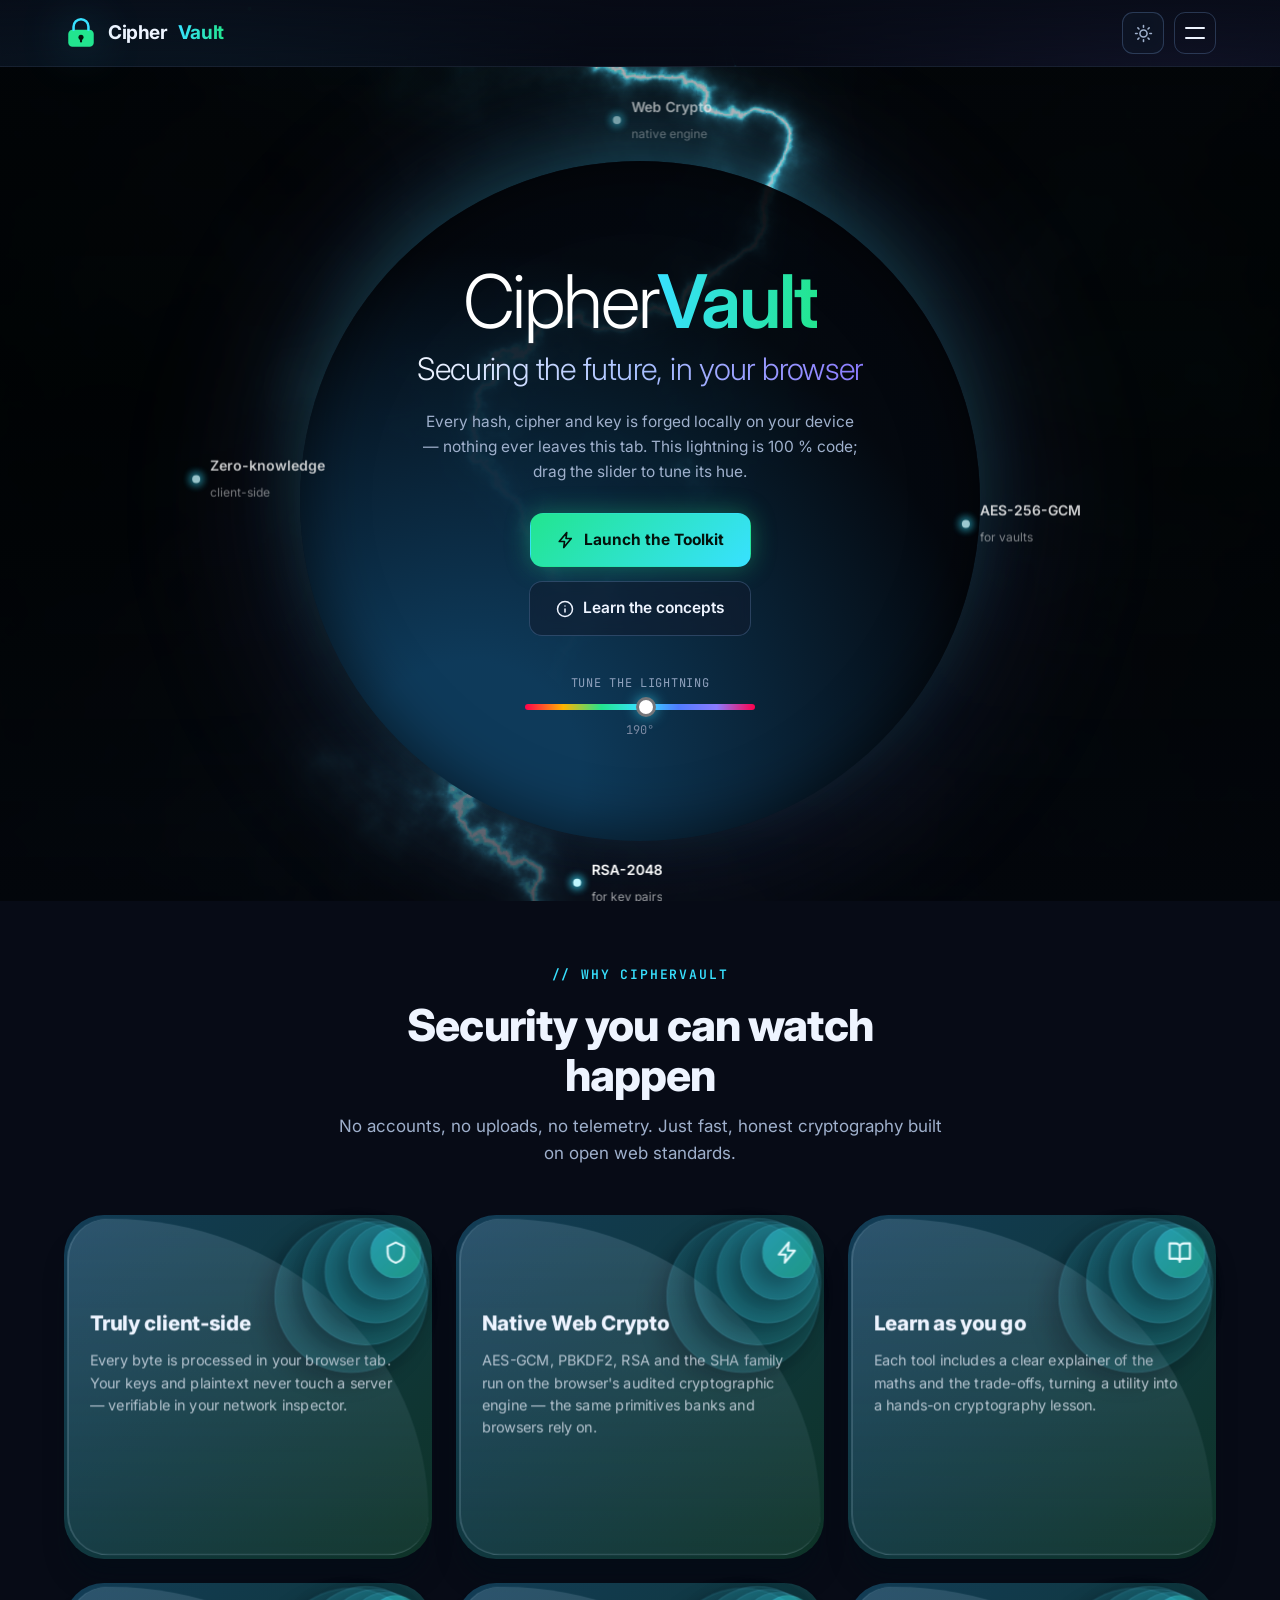
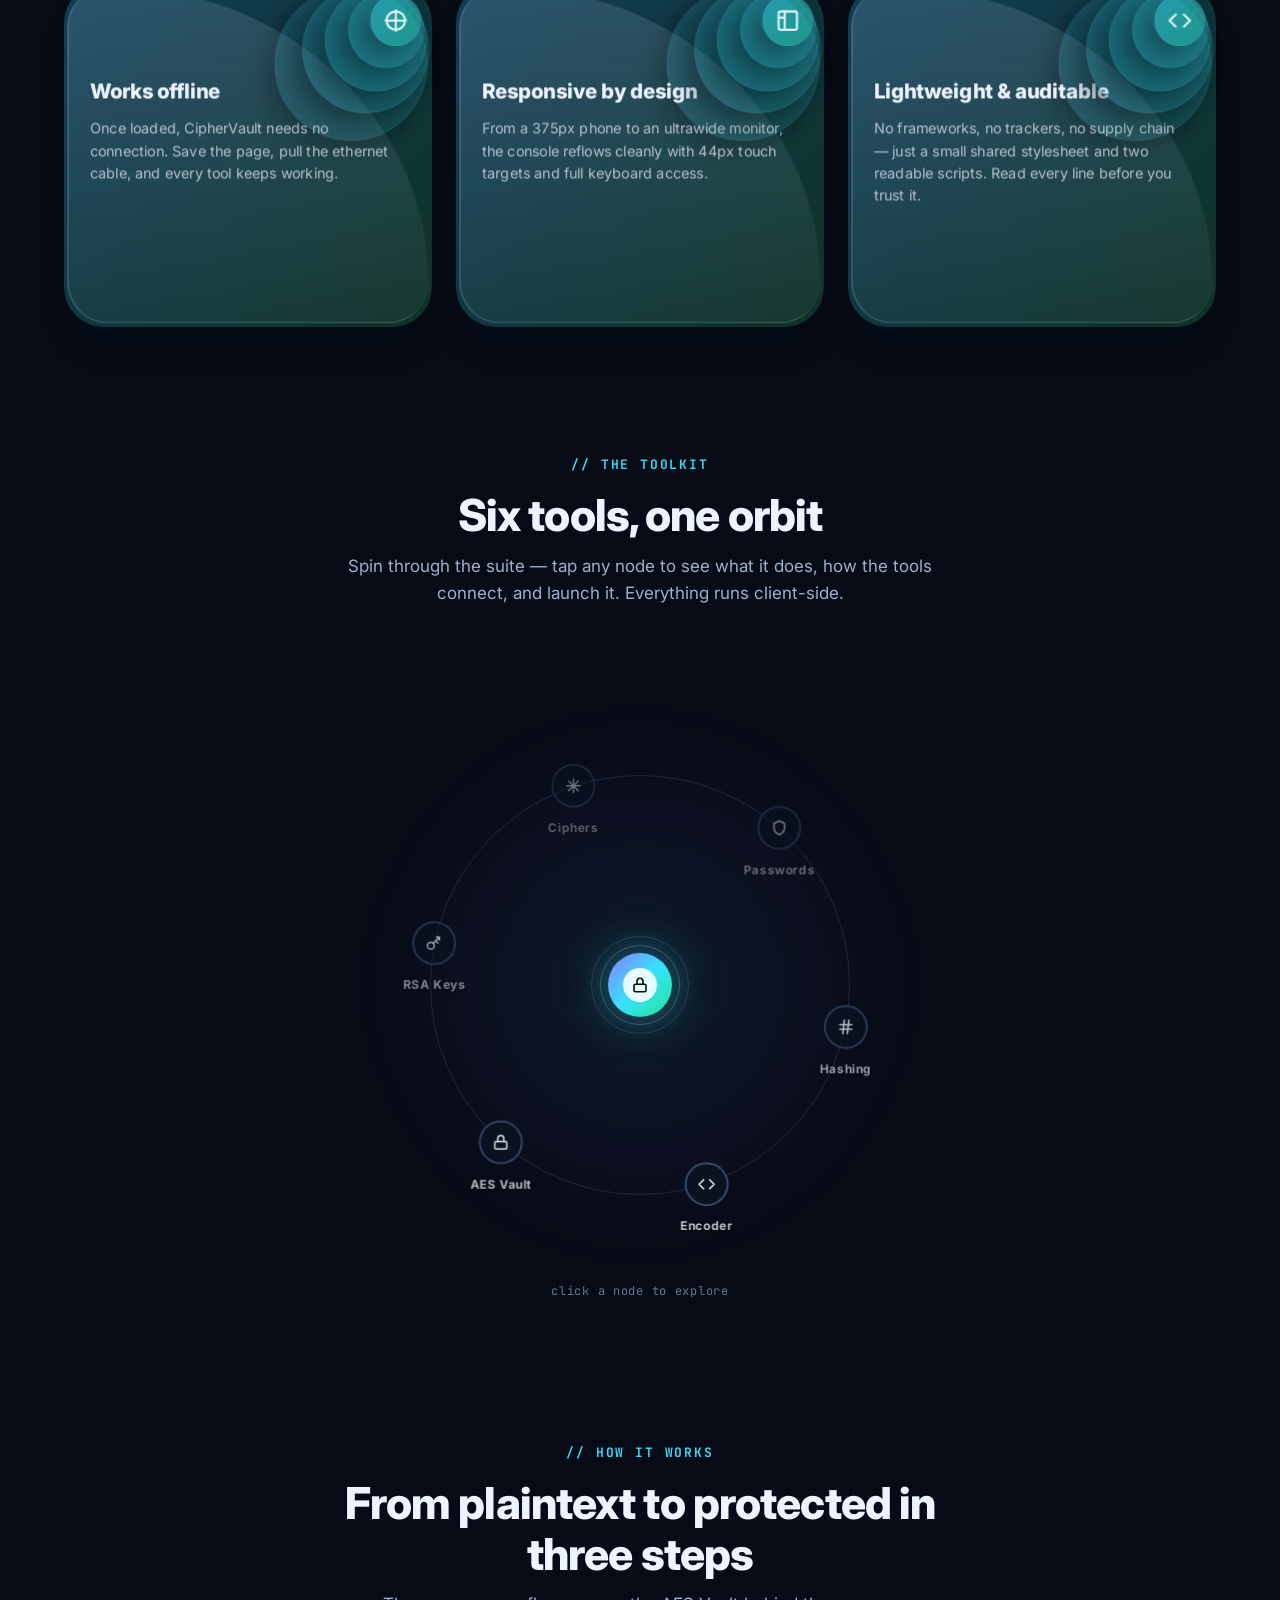
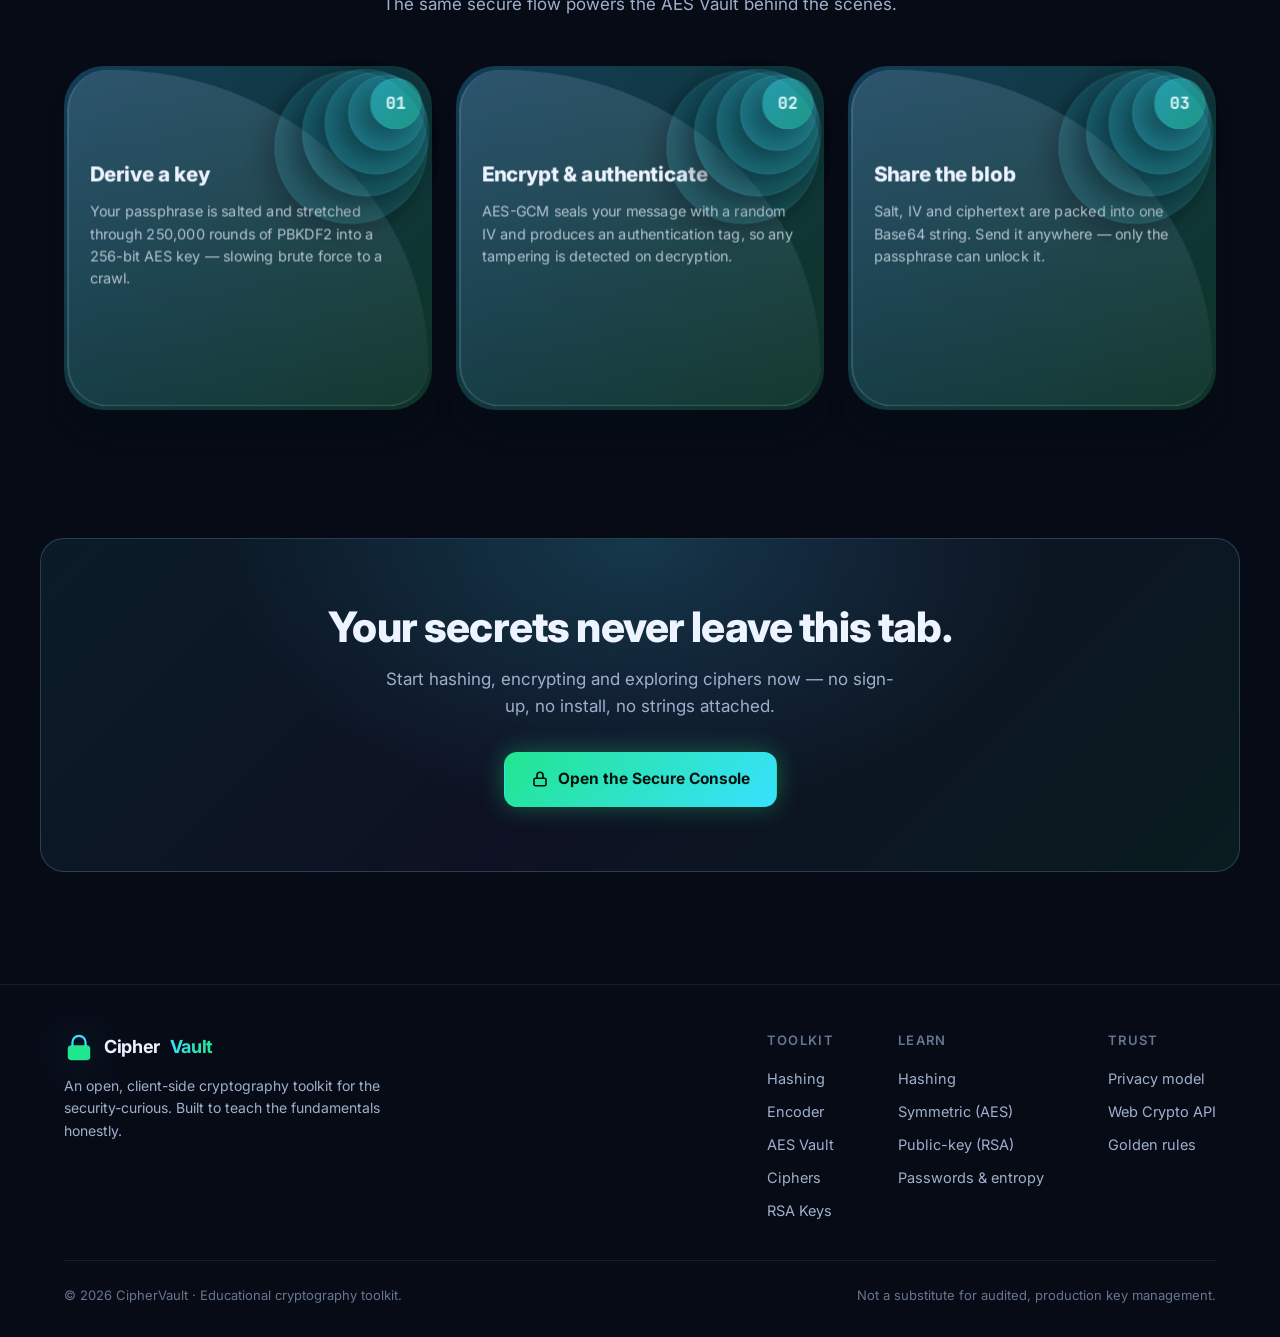
<file: index.html>
<!DOCTYPE html>
<html lang="en">
<head>
<meta charset="UTF-8" />
<meta name="viewport" content="width=device-width, initial-scale=1" />
<title>CipherVault — Interactive Cryptography Toolkit</title>
<meta name="description" content="CipherVault is a secure, interactive cryptography toolkit for learners and professionals. Hash, encrypt, encode, sign and explore ciphers — all in your browser, nothing ever leaves your device." />
<meta name="keywords" content="cryptography toolkit, AES encryption, SHA-256 hash generator, RSA key generator, cipher tool, cybersecurity, Web Crypto, password strength, encoder, Base64" />
<meta name="author" content="CipherVault" />
<meta name="robots" content="index, follow" />
<meta name="theme-color" content="#070b16" media="(prefers-color-scheme: dark)" />
<meta name="theme-color" content="#eef2f9" media="(prefers-color-scheme: light)" />
<!-- Canonical — replace with your deployed URL -->
<link rel="canonical" href="https://cipher-vault-vert.vercel.app/" />

<!-- Open Graph / Facebook / LinkedIn -->
<meta property="og:type" content="website" />
<meta property="og:site_name" content="CipherVault" />
<meta property="og:url" content="https://cipher-vault-vert.vercel.app/" />
<meta property="og:title" content="CipherVault — The cryptography toolkit that teaches while it protects" />
<meta property="og:description" content="Hash, encrypt, encode, sign and break down classic ciphers in real time — 100% client-side, powered by the browser's native Web Crypto engine. Built for security learners and professionals." />
<meta property="og:image" content="https://cipher-vault-vert.vercel.app/og-image.png" />
<meta property="og:image:width" content="1200" />
<meta property="og:image:height" content="630" />
<meta property="og:image:alt" content="CipherVault — interactive cryptography toolkit" />

<!-- Twitter / X -->
<meta name="twitter:card" content="summary_large_image" />
<meta name="twitter:title" content="CipherVault — Interactive Cryptography Toolkit" />
<meta name="twitter:description" content="Hash, encrypt, encode, sign and explore ciphers in real time — 100% client-side, nothing ever leaves your browser." />
<meta name="twitter:image" content="https://cipher-vault-vert.vercel.app/og-image.png" />
<meta name="twitter:image:alt" content="CipherVault — interactive cryptography toolkit" />

<!-- Structured data -->
<script type="application/ld+json">
{
  "@context": "https://schema.org",
  "@type": "WebApplication",
  "name": "CipherVault",
  "url": "https://cipher-vault-vert.vercel.app/",
  "applicationCategory": "SecurityApplication",
  "operatingSystem": "Any (web browser)",
  "browserRequirements": "Requires a modern browser with the Web Crypto API",
  "description": "A secure, interactive cryptography toolkit for learners and professionals. Hashing, Base64/Hex encoding, AES-256-GCM encryption, RSA key generation with sign/verify, classic ciphers, and password tools — all running client-side.",
  "offers": { "@type": "Offer", "price": "0", "priceCurrency": "USD" },
  "featureList": [
    "SHA-256/384/512 & legacy hash generator",
    "Base64, Hex, URL and Binary encoder",
    "AES-256-GCM encryption with PBKDF2",
    "RSA-OAEP encryption and RSA-PSS sign/verify",
    "Classic ciphers: Caesar, ROT13, Atbash, Vigenère, XOR",
    "Password strength meter and secure generator"
  ]
}
</script>
<link rel="icon" href="data:image/svg+xml,%3Csvg xmlns='http://www.w3.org/2000/svg' viewBox='0 0 32 32'%3E%3Crect x='5' y='14' width='22' height='14' rx='4' fill='%2322e58f'/%3E%3Cpath d='M10 14v-3a6 6 0 0112 0v3' fill='none' stroke='%2338e1ff' stroke-width='3'/%3E%3Ccircle cx='16' cy='20' r='2.2' fill='%2304120c'/%3E%3C/svg%3E" />
<script>try{var t=localStorage.getItem('cv-theme');if(t)document.documentElement.setAttribute('data-theme',t);}catch(e){}</script>
<link rel="preconnect" href="https://fonts.googleapis.com" />
<link rel="preconnect" href="https://fonts.gstatic.com" crossorigin />
<link href="https://fonts.googleapis.com/css2?family=Inter:wght@300;400;500;600;700;800&family=JetBrains+Mono:wght@400;500;600&display=swap" rel="stylesheet" />
<link rel="stylesheet" href="assets/styles.css" />
</head>
<body>
<div class="bg-fx" aria-hidden="true"></div>
<canvas id="matrix" aria-hidden="true"></canvas>

<!-- ============ NAV ============ -->
<header class="nav">
  <div class="wrap nav-inner">
    <a href="index.html" class="brand" aria-label="CipherVault home">
      <svg class="logo" viewBox="0 0 32 32" fill="none" aria-hidden="true">
        <rect x="4" y="13" width="24" height="16" rx="4" fill="url(#g1)"/>
        <path d="M9 13v-3a7 7 0 0114 0v3" stroke="#38e1ff" stroke-width="2.4" stroke-linecap="round"/>
        <circle cx="16" cy="20" r="2.4" fill="#04120c"/>
        <rect x="15" y="21" width="2" height="4" rx="1" fill="#04120c"/>
        <defs><linearGradient id="g1" x1="4" y1="13" x2="28" y2="29"><stop stop-color="#22e58f"/><stop offset="1" stop-color="#38e1ff"/></linearGradient></defs>
      </svg>
      Cipher<b>Vault</b>
    </a>
    <div class="nav-right">
      <nav class="nav-links" id="navLinks">
        <a href="index.html" class="active" aria-current="page">Home</a>
        <a href="toolkit.html">Toolkit</a>
        <a href="learn.html">Learn</a>
        <a href="toolkit.html" class="nav-cta">Launch Toolkit</a>
      </nav>
      <button class="icon-btn" id="themeBtn" aria-label="Toggle light or dark theme"></button>
      <button class="menu-btn" id="menuBtn" aria-label="Toggle menu" aria-expanded="false">
        <svg width="22" height="22" viewBox="0 0 24 24" fill="none" stroke="currentColor" stroke-width="2" stroke-linecap="round"><path d="M4 7h16M4 12h16M4 17h16"/></svg>
      </button>
    </div>
  </div>
</header>

<main>
<!-- ============ HERO ODYSSEY ============ -->
<section class="hero-odyssey">
  <canvas id="lightning" class="lightning-canvas" aria-hidden="true"></canvas>
  <div class="beam-fallback" aria-hidden="true"></div>
  <div class="odyssey-scrim" aria-hidden="true"></div>
  <div class="glow-circle" aria-hidden="true"></div>
  <div class="planet" aria-hidden="true"></div>

  <div class="odyssey-features" aria-hidden="true">
    <div class="feature-item"><span class="dot"></span><span><span class="fi-name">Web Crypto</span><br><span class="fi-val">native engine</span></span></div>
    <div class="feature-item"><span class="dot"></span><span><span class="fi-name">AES-256-GCM</span><br><span class="fi-val">for vaults</span></span></div>
    <div class="feature-item"><span class="dot"></span><span><span class="fi-name">RSA-2048</span><br><span class="fi-val">for key pairs</span></span></div>
    <div class="feature-item"><span class="dot"></span><span><span class="fi-name">Zero-knowledge</span><br><span class="fi-val">client-side</span></span></div>
  </div>

  <div class="odyssey-content">
    <h1 class="reveal" style="transition-delay:.08s">Cipher<b>Vault</b></h1>
    <h2 class="reveal" style="transition-delay:.16s">Securing the future, in your browser</h2>
    <p class="reveal" style="transition-delay:.24s">Every hash, cipher and key is forged locally on your device — nothing ever leaves this tab. This lightning is 100&nbsp;% code; drag the slider to tune its hue.</p>
    <div class="hero-cta reveal" style="transition-delay:.32s">
      <a href="toolkit.html" class="btn primary">
        <svg width="18" height="18" viewBox="0 0 24 24" fill="none" stroke="currentColor" stroke-width="2.2" stroke-linecap="round" stroke-linejoin="round"><path d="M13 2L3 14h7l-1 8 10-12h-7l1-8z"/></svg>
        Launch the Toolkit
      </a>
      <a href="learn.html" class="btn ghost">
        <svg width="18" height="18" viewBox="0 0 24 24" fill="none" stroke="currentColor" stroke-width="2" stroke-linecap="round"><path d="M12 22a10 10 0 100-20 10 10 0 000 20z"/><path d="M12 16v-4M12 8h.01"/></svg>
        Learn the concepts
      </a>
    </div>
    <div class="hue-slider reveal" style="transition-delay:.4s">
      <label for="hueSlider">Tune the lightning</label>
      <input type="range" id="hueSlider" class="hue-range" min="0" max="360" step="1" value="190" aria-label="Adjust lightning hue" />
      <span class="hue-value" id="hueValue">190°</span>
    </div>
  </div>
</section>

<!-- ============ FEATURES ============ -->
<section class="features wrap" id="features">
  <div class="sec-head reveal">
    <div class="eyebrow">// why ciphervault</div>
    <h2>Security you can watch happen</h2>
    <p>No accounts, no uploads, no telemetry. Just fast, honest cryptography built on open web standards.</p>
  </div>
  <div class="feat-grid">
    <div class="feat reveal">
      <div class="ico"><svg viewBox="0 0 24 24" fill="none" stroke="currentColor" stroke-width="2" stroke-linecap="round" stroke-linejoin="round"><path d="M12 2l8 4v6c0 5-3.4 8.6-8 10-4.6-1.4-8-5-8-10V6l8-4z"/></svg></div>
      <h3>Truly client-side</h3>
      <p>Every byte is processed in your browser tab. Your keys and plaintext never touch a server — verifiable in your network inspector.</p>
    </div>
    <div class="feat reveal">
      <div class="ico"><svg viewBox="0 0 24 24" fill="none" stroke="currentColor" stroke-width="2" stroke-linecap="round" stroke-linejoin="round"><path d="M13 2L3 14h7l-1 8 10-12h-7l1-8z"/></svg></div>
      <h3>Native Web Crypto</h3>
      <p>AES-GCM, PBKDF2, RSA and the SHA family run on the browser's audited cryptographic engine — the same primitives banks and browsers rely on.</p>
    </div>
    <div class="feat reveal">
      <div class="ico"><svg viewBox="0 0 24 24" fill="none" stroke="currentColor" stroke-width="2" stroke-linecap="round" stroke-linejoin="round"><path d="M2 3h6a4 4 0 014 4v14a3 3 0 00-3-3H2z"/><path d="M22 3h-6a4 4 0 00-4 4v14a3 3 0 013-3h7z"/></svg></div>
      <h3>Learn as you go</h3>
      <p>Each tool includes a clear explainer of the maths and the trade-offs, turning a utility into a hands-on cryptography lesson.</p>
    </div>
    <div class="feat reveal">
      <div class="ico"><svg viewBox="0 0 24 24" fill="none" stroke="currentColor" stroke-width="2" stroke-linecap="round" stroke-linejoin="round"><path d="M12 2v20M2 12h20"/><circle cx="12" cy="12" r="9"/></svg></div>
      <h3>Works offline</h3>
      <p>Once loaded, CipherVault needs no connection. Save the page, pull the ethernet cable, and every tool keeps working.</p>
    </div>
    <div class="feat reveal">
      <div class="ico"><svg viewBox="0 0 24 24" fill="none" stroke="currentColor" stroke-width="2" stroke-linecap="round" stroke-linejoin="round"><rect x="3" y="3" width="18" height="18" rx="2"/><path d="M9 3v18M3 9h6"/></svg></div>
      <h3>Responsive by design</h3>
      <p>From a 375px phone to an ultrawide monitor, the console reflows cleanly with 44px touch targets and full keyboard access.</p>
    </div>
    <div class="feat reveal">
      <div class="ico"><svg viewBox="0 0 24 24" fill="none" stroke="currentColor" stroke-width="2" stroke-linecap="round" stroke-linejoin="round"><path d="M16 18l6-6-6-6M8 6l-6 6 6 6"/></svg></div>
      <h3>Lightweight &amp; auditable</h3>
      <p>No frameworks, no trackers, no supply chain — just a small shared stylesheet and two readable scripts. Read every line before you trust it.</p>
    </div>
  </div>
</section>

<!-- ============ ORBITAL TOOLKIT EXPLORER ============ -->
<section class="orbital-sec wrap" id="explore">
  <div class="sec-head reveal">
    <div class="eyebrow">// the toolkit</div>
    <h2>Six tools, one orbit</h2>
    <p>Spin through the suite — tap any node to see what it does, how the tools connect, and launch it. Everything runs client-side.</p>
  </div>
  <div class="orbital-stage" id="orbital" aria-label="Interactive toolkit explorer" role="group"></div>
</section>

<!-- ============ HOW ============ -->
<section class="steps wrap" id="how">
  <div class="sec-head reveal">
    <div class="eyebrow">// how it works</div>
    <h2>From plaintext to protected in three steps</h2>
    <p>The same secure flow powers the AES Vault behind the scenes.</p>
  </div>
  <div class="step-grid">
    <div class="step reveal">
      <span class="step-num">01</span>
      <h3>Derive a key</h3>
      <p>Your passphrase is salted and stretched through 250,000 rounds of PBKDF2 into a 256-bit AES key — slowing brute force to a crawl.</p>
    </div>
    <div class="step reveal">
      <span class="step-num">02</span>
      <h3>Encrypt &amp; authenticate</h3>
      <p>AES-GCM seals your message with a random IV and produces an authentication tag, so any tampering is detected on decryption.</p>
    </div>
    <div class="step reveal">
      <span class="step-num">03</span>
      <h3>Share the blob</h3>
      <p>Salt, IV and ciphertext are packed into one Base64 string. Send it anywhere — only the passphrase can unlock it.</p>
    </div>
  </div>
</section>

<!-- ============ NEWS TEASER ============ -->
<section class="news-teaser-sec wrap" id="newsTeaserSec" hidden>
  <div class="nt-head">
    <div>
      <div class="eyebrow">// live feed</div>
      <h2>Latest from the newsroom</h2>
    </div>
    <a href="news.html" class="nt-all">All cybersecurity news <svg viewBox="0 0 24 24" fill="none" stroke="currentColor" stroke-width="2.2" stroke-linecap="round" stroke-linejoin="round"><path d="M5 12h14M13 6l6 6-6 6"/></svg></a>
  </div>
  <div class="news-teaser" id="newsTeaser"></div>
</section>

<!-- ============ CTA ============ -->
<section class="cta-band wrap">
  <div class="cta-card reveal">
    <h2>Your secrets never leave this tab.</h2>
    <p>Start hashing, encrypting and exploring ciphers now — no sign-up, no install, no strings attached.</p>
    <a href="toolkit.html" class="btn primary" style="margin:0 auto">
      <svg width="18" height="18" viewBox="0 0 24 24" fill="none" stroke="currentColor" stroke-width="2.2" stroke-linecap="round" stroke-linejoin="round"><rect x="4" y="11" width="16" height="10" rx="2"/><path d="M8 11V7a4 4 0 018 0v4"/></svg>
      Open the Secure Console
    </a>
  </div>
</section>
</main>

<!-- ============ FOOTER ============ -->
<footer>
  <div class="wrap">
    <div class="foot-grid">
      <div class="foot-brand">
        <a href="index.html" class="brand" style="font-size:18px">
          <svg class="logo" viewBox="0 0 32 32" fill="none" aria-hidden="true" style="width:30px;height:30px">
            <rect x="4" y="13" width="24" height="16" rx="4" fill="url(#g2)"/>
            <path d="M9 13v-3a7 7 0 0114 0v3" stroke="#38e1ff" stroke-width="2.4" stroke-linecap="round"/>
            <defs><linearGradient id="g2" x1="4" y1="13" x2="28" y2="29"><stop stop-color="#22e58f"/><stop offset="1" stop-color="#38e1ff"/></linearGradient></defs>
          </svg>
          Cipher<b>Vault</b>
        </a>
        <p>An open, client-side cryptography toolkit for the security-curious. Built to teach the fundamentals honestly.</p>
      </div>
      <div class="foot-cols">
        <div class="foot-col">
          <h4>Toolkit</h4>
          <a href="toolkit.html">Hashing</a>
          <a href="toolkit.html">Encoder</a>
          <a href="toolkit.html">AES Vault</a>
          <a href="toolkit.html">Ciphers</a>
          <a href="toolkit.html">RSA Keys</a>
        </div>
        <div class="foot-col">
          <h4>Learn</h4>
          <a href="learn.html#hashing">Hashing</a>
          <a href="learn.html#symmetric">Symmetric (AES)</a>
          <a href="learn.html#publickey">Public-key (RSA)</a>
          <a href="learn.html#passwords">Passwords &amp; entropy</a>
        </div>
        <div class="foot-col">
          <h4>Trust</h4>
          <a href="index.html#features">Privacy model</a>
          <a href="index.html#features">Web Crypto API</a>
          <a href="learn.html#golden">Golden rules</a>
        </div>
      </div>
    </div>
    <div class="foot-bottom">
      <span>© 2026 CipherVault · Educational cryptography toolkit.</span>
      <span>Not a substitute for audited, production key management.</span>
    </div>
  </div>
</footer>

<script src="assets/site.js"></script>
<script src="assets/hero.js"></script>
<script src="assets/orbital.js"></script>
<script src="assets/news-teaser.js"></script>
<script src="assets/tilt-cards.js"></script>
</body>
</html>
</file>
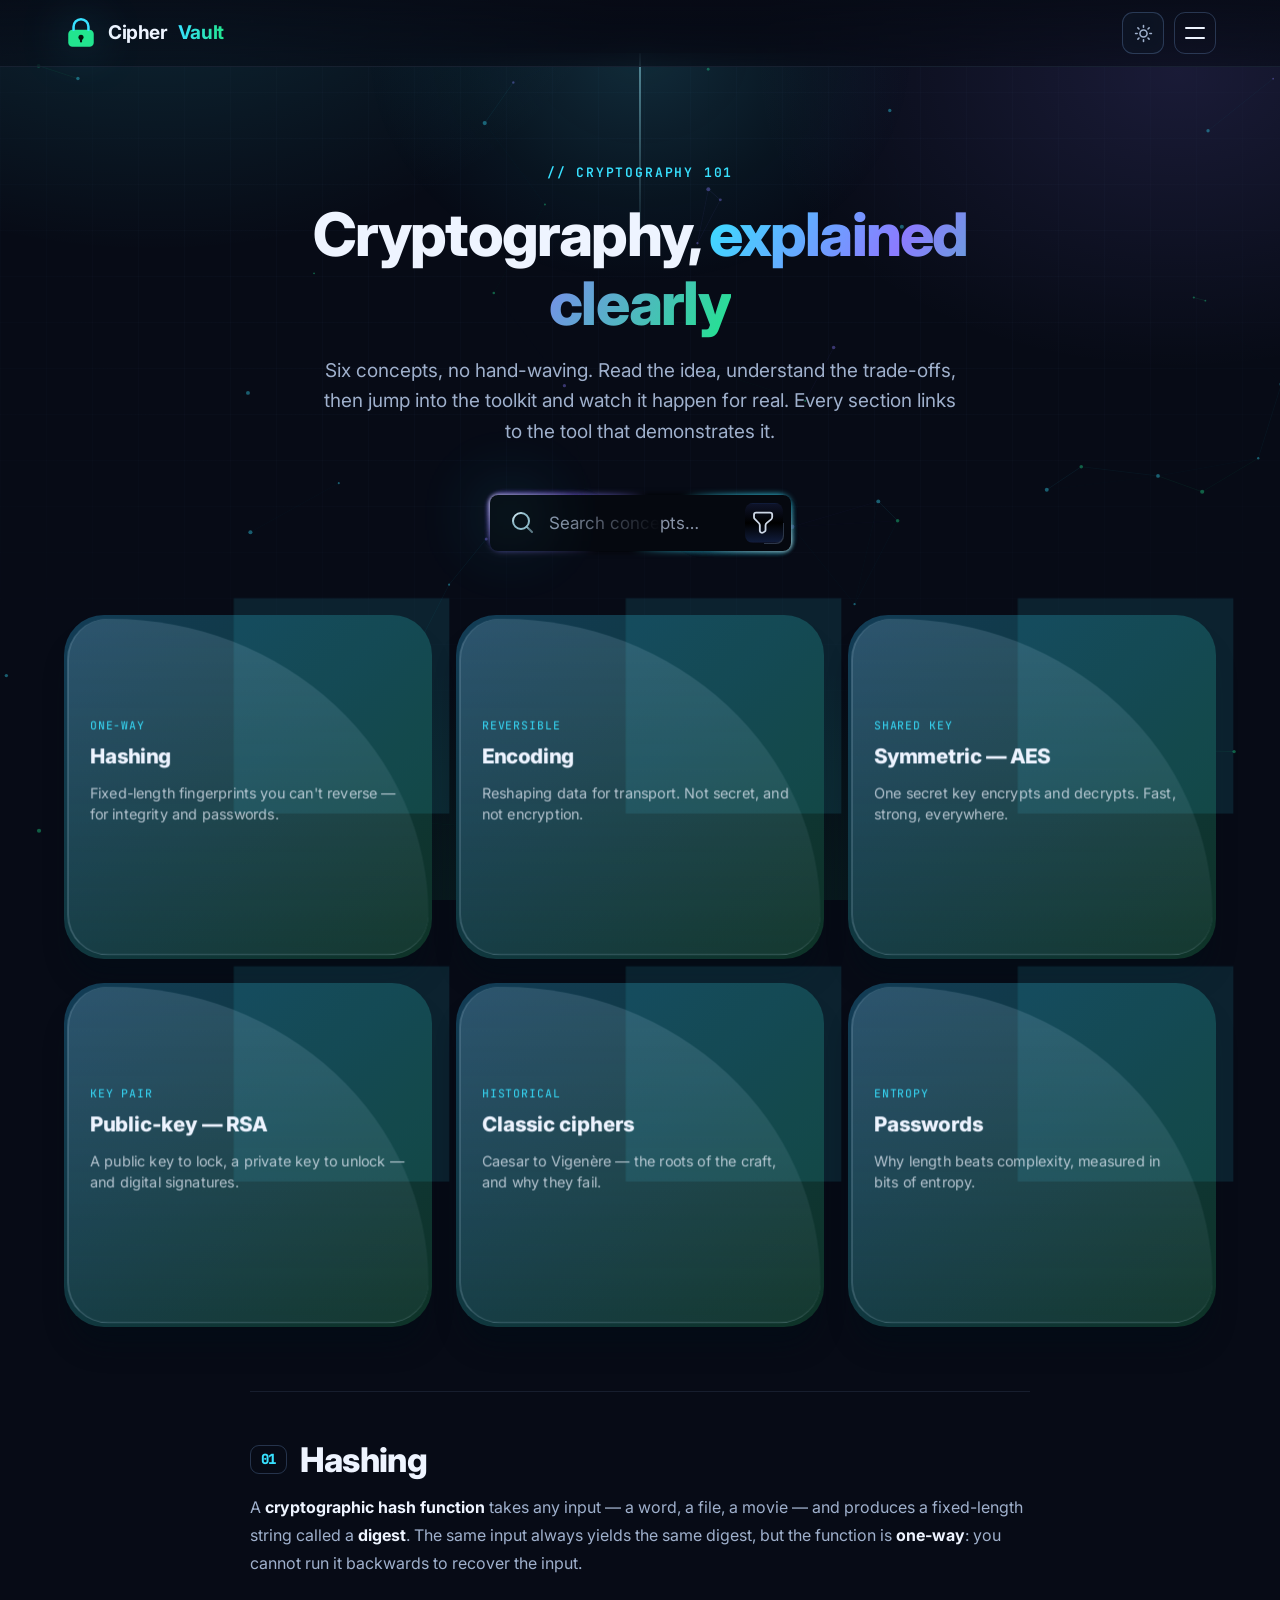
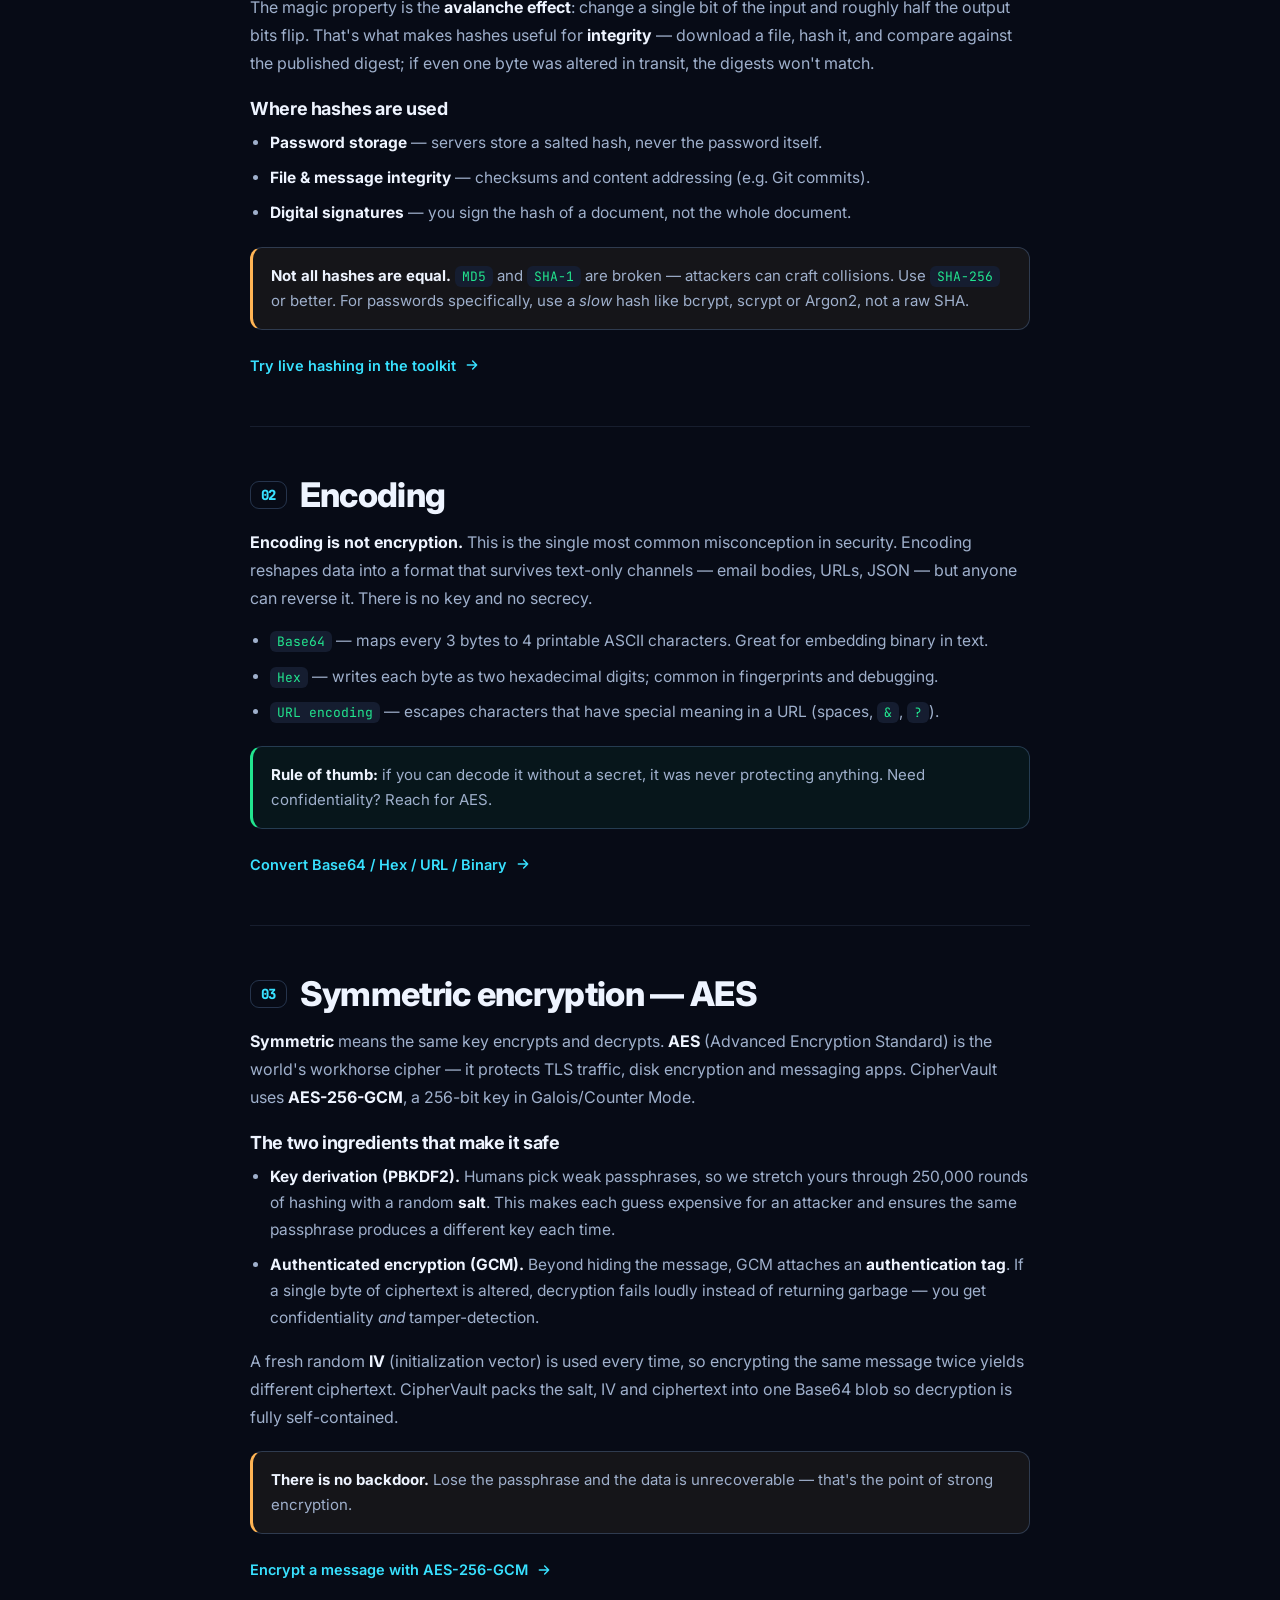
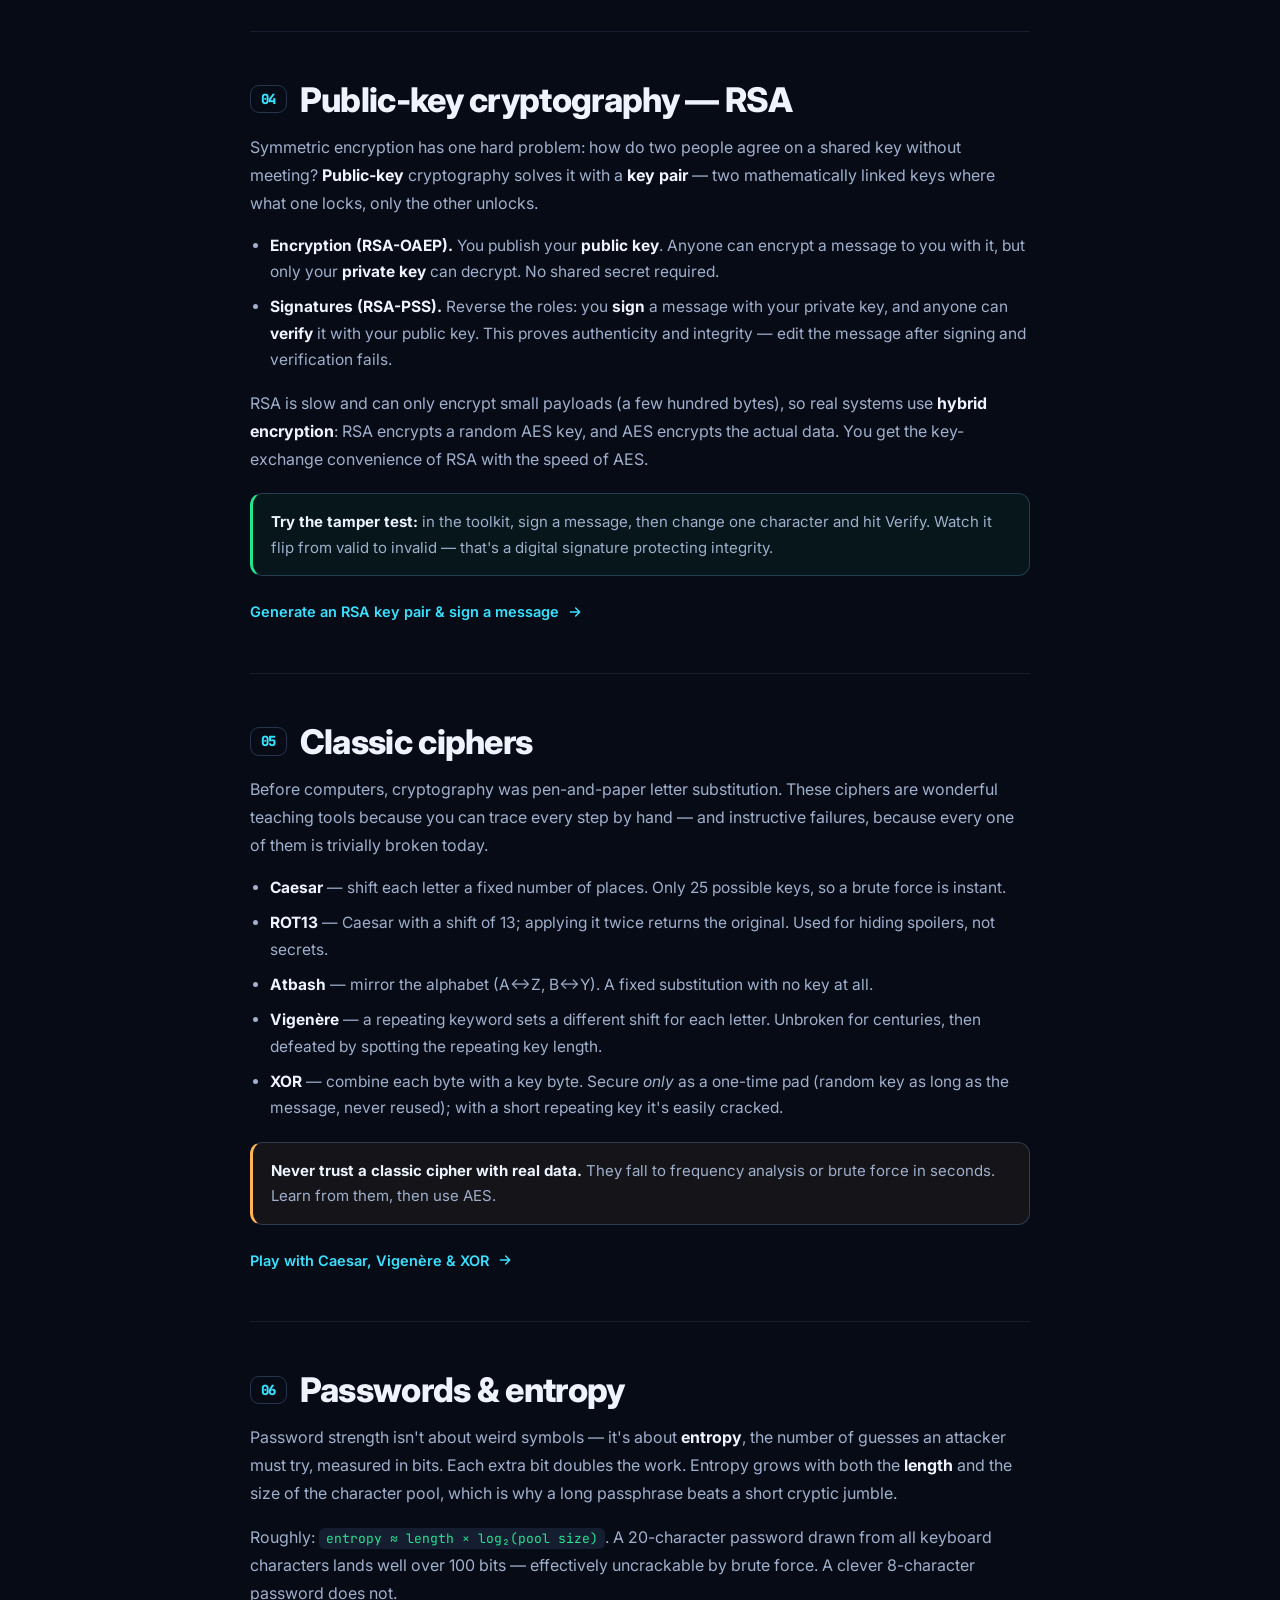
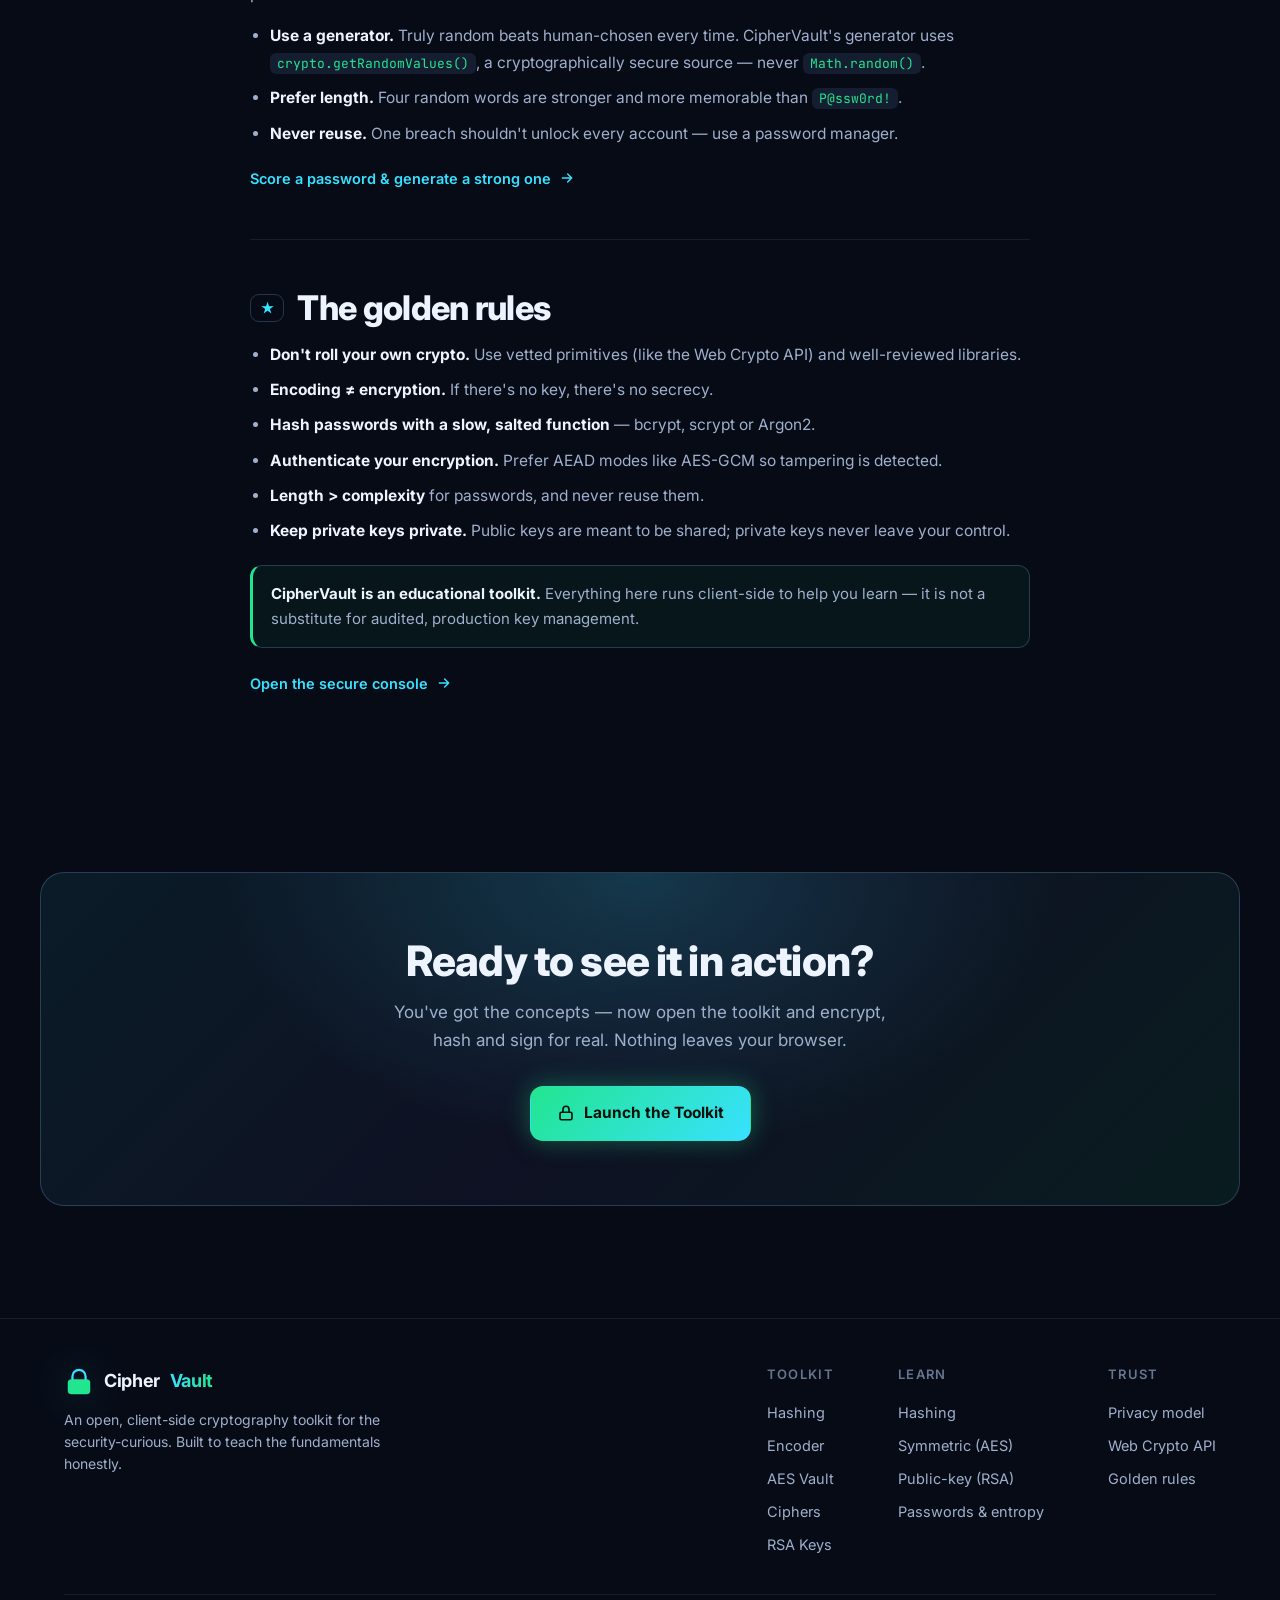
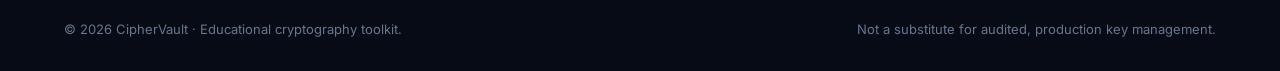
<file: learn.html>
<!DOCTYPE html>
<html lang="en">
<head>
<meta charset="UTF-8" />
<meta name="viewport" content="width=device-width, initial-scale=1" />
<title>Learn Cryptography — CipherVault</title>
<meta name="description" content="A plain-English guide to the cryptography that powers CipherVault: hashing, encoding, symmetric (AES) and public-key (RSA) encryption, classic ciphers, and password entropy — with links to try each concept live." />
<meta name="author" content="CipherVault" />
<meta name="robots" content="index, follow" />
<meta name="theme-color" content="#070b16" media="(prefers-color-scheme: dark)" />
<meta name="theme-color" content="#eef2f9" media="(prefers-color-scheme: light)" />
<link rel="canonical" href="https://cipher-vault-vert.vercel.app/learn.html" />

<meta property="og:type" content="article" />
<meta property="og:site_name" content="CipherVault" />
<meta property="og:url" content="https://cipher-vault-vert.vercel.app/learn.html" />
<meta property="og:title" content="Learn Cryptography — CipherVault" />
<meta property="og:description" content="Hashing, encoding, AES, RSA, classic ciphers and password entropy, explained clearly — then try each one live in the toolkit." />
<meta property="og:image" content="https://cipher-vault-vert.vercel.app/og-image.png" />
<meta property="og:image:width" content="1200" />
<meta property="og:image:height" content="630" />
<meta property="og:image:alt" content="CipherVault — interactive cryptography toolkit" />
<meta name="twitter:card" content="summary_large_image" />
<meta name="twitter:title" content="Learn Cryptography — CipherVault" />
<meta name="twitter:description" content="A clear, honest guide to hashing, AES, RSA, ciphers and password entropy." />
<meta name="twitter:image" content="https://cipher-vault-vert.vercel.app/og-image.png" />

<link rel="icon" href="data:image/svg+xml,%3Csvg xmlns='http://www.w3.org/2000/svg' viewBox='0 0 32 32'%3E%3Crect x='5' y='14' width='22' height='14' rx='4' fill='%2322e58f'/%3E%3Cpath d='M10 14v-3a6 6 0 0112 0v3' fill='none' stroke='%2338e1ff' stroke-width='3'/%3E%3Ccircle cx='16' cy='20' r='2.2' fill='%2304120c'/%3E%3C/svg%3E" />
<script>try{var t=localStorage.getItem('cv-theme');if(t)document.documentElement.setAttribute('data-theme',t);}catch(e){}</script>
<link rel="preconnect" href="https://fonts.googleapis.com" />
<link rel="preconnect" href="https://fonts.gstatic.com" crossorigin />
<link href="https://fonts.googleapis.com/css2?family=Inter:wght@300;400;500;600;700;800&family=JetBrains+Mono:wght@400;500;600&display=swap" rel="stylesheet" />
<link rel="stylesheet" href="assets/styles.css" />
</head>
<body>
<div class="bg-fx" aria-hidden="true"></div>
<canvas id="matrix" aria-hidden="true"></canvas>

<!-- ============ NAV ============ -->
<header class="nav">
  <div class="wrap nav-inner">
    <a href="index.html" class="brand" aria-label="CipherVault home">
      <svg class="logo" viewBox="0 0 32 32" fill="none" aria-hidden="true">
        <rect x="4" y="13" width="24" height="16" rx="4" fill="url(#g1)"/>
        <path d="M9 13v-3a7 7 0 0114 0v3" stroke="#38e1ff" stroke-width="2.4" stroke-linecap="round"/>
        <circle cx="16" cy="20" r="2.4" fill="#04120c"/>
        <rect x="15" y="21" width="2" height="4" rx="1" fill="#04120c"/>
        <defs><linearGradient id="g1" x1="4" y1="13" x2="28" y2="29"><stop stop-color="#22e58f"/><stop offset="1" stop-color="#38e1ff"/></linearGradient></defs>
      </svg>
      Cipher<b>Vault</b>
    </a>
    <div class="nav-right">
      <nav class="nav-links" id="navLinks">
        <a href="index.html">Home</a>
        <a href="toolkit.html">Toolkit</a>
        <a href="learn.html" class="active" aria-current="page">Learn</a>
        <a href="toolkit.html" class="nav-cta">Launch Toolkit</a>
      </nav>
      <button class="icon-btn" id="themeBtn" aria-label="Toggle light or dark theme"></button>
      <button class="menu-btn" id="menuBtn" aria-label="Toggle menu" aria-expanded="false">
        <svg width="22" height="22" viewBox="0 0 24 24" fill="none" stroke="currentColor" stroke-width="2" stroke-linecap="round"><path d="M4 7h16M4 12h16M4 17h16"/></svg>
      </button>
    </div>
  </div>
</header>

<main>
<!-- ============ PAGE HEAD ============ -->
<section class="wrap has-beam">
  <div class="page-head">
    <div class="eyebrow reveal">// cryptography 101</div>
    <h1 class="reveal">Cryptography, <span class="grad">explained clearly</span></h1>
    <p class="reveal">Six concepts, no hand-waving. Read the idea, understand the trade-offs, then jump into the toolkit and watch it happen for real. Every section links to the tool that demonstrates it.</p>
  </div>

  <!-- animated search bar -->
  <div class="cv-search-wrap reveal">
    <div class="cv-search">
      <div class="glow glow-1"></div>
      <div class="glow glow-2"></div>
      <div class="glow glow-2"></div>
      <div class="glow glow-2"></div>
      <div class="glow glow-bright"></div>
      <div class="glow glow-sharp"></div>
      <div class="cv-search-main">
        <input type="text" class="cv-search-input" data-filter=".concept" data-empty="#conceptEmpty" placeholder="Search concepts…" aria-label="Search cryptography concepts" autocomplete="off" />
        <div class="input-mask"></div>
        <div class="pink-mask"></div>
        <div class="search-border-anim"></div>
        <div class="filter-icon">
          <svg preserveAspectRatio="none" height="27" width="27" viewBox="4.8 4.56 14.832 15.408" fill="none" aria-hidden="true">
            <path d="M8.16 6.65002H15.83C16.47 6.65002 16.99 7.17002 16.99 7.81002V9.09002C16.99 9.56002 16.7 10.14 16.41 10.43L13.91 12.64C13.56 12.93 13.33 13.51 13.33 13.98V16.48C13.33 16.83 13.1 17.29 12.81 17.47L12 17.98C11.24 18.45 10.2 17.92 10.2 16.99V13.91C10.2 13.5 9.97 12.98 9.73 12.69L7.52 10.36C7.23 10.08 7 9.55002 7 9.20002V7.87002C7 7.17002 7.52 6.65002 8.16 6.65002Z" stroke="#cdd7e6" stroke-width="1" stroke-miterlimit="10" stroke-linecap="round" stroke-linejoin="round"></path>
          </svg>
        </div>
        <div class="search-icon">
          <svg xmlns="http://www.w3.org/2000/svg" width="24" viewBox="0 0 24 24" stroke-width="2" stroke-linejoin="round" stroke-linecap="round" height="24" fill="none" aria-hidden="true">
            <circle stroke="url(#cvsearch)" r="8" cy="11" cx="11"></circle>
            <line stroke="url(#cvsearchl)" y2="16.65" y1="22" x2="16.65" x1="22"></line>
            <defs>
              <linearGradient gradientTransform="rotate(50)" id="cvsearch">
                <stop stop-color="#e7f9ff" offset="0%"></stop>
                <stop stop-color="#8fbccb" offset="50%"></stop>
              </linearGradient>
              <linearGradient id="cvsearchl">
                <stop stop-color="#8fbccb" offset="0%"></stop>
                <stop stop-color="#5c7a86" offset="50%"></stop>
              </linearGradient>
            </defs>
          </svg>
        </div>
      </div>
    </div>
  </div>
  <div class="cv-search-empty" id="conceptEmpty">No concepts match that search.</div>

  <!-- concept cards -->
  <div class="concept-grid">
    <a href="#hashing" class="concept reveal"><div class="ico"><svg viewBox="0 0 24 24" fill="none" stroke="currentColor" stroke-width="2" stroke-linecap="round"><path d="M4 9h16M4 15h16M10 3L8 21M16 3l-2 18"/></svg></div><div class="tag">One-way</div><h3>Hashing</h3><p>Fixed-length fingerprints you can't reverse — for integrity and passwords.</p></a>
    <a href="#encoding" class="concept reveal"><div class="ico"><svg viewBox="0 0 24 24" fill="none" stroke="currentColor" stroke-width="2" stroke-linecap="round" stroke-linejoin="round"><path d="M16 18l6-6-6-6M8 6l-6 6 6 6"/></svg></div><div class="tag">Reversible</div><h3>Encoding</h3><p>Reshaping data for transport. Not secret, and not encryption.</p></a>
    <a href="#symmetric" class="concept reveal"><div class="ico"><svg viewBox="0 0 24 24" fill="none" stroke="currentColor" stroke-width="2" stroke-linecap="round" stroke-linejoin="round"><rect x="4" y="11" width="16" height="10" rx="2"/><path d="M8 11V7a4 4 0 018 0v4"/></svg></div><div class="tag">Shared key</div><h3>Symmetric — AES</h3><p>One secret key encrypts and decrypts. Fast, strong, everywhere.</p></a>
    <a href="#publickey" class="concept reveal"><div class="ico"><svg viewBox="0 0 24 24" fill="none" stroke="currentColor" stroke-width="2" stroke-linecap="round" stroke-linejoin="round"><circle cx="7.5" cy="15.5" r="4.5"/><path d="M10.7 12.3L19 4M15 4h4v4M14 9l3 3"/></svg></div><div class="tag">Key pair</div><h3>Public-key — RSA</h3><p>A public key to lock, a private key to unlock — and digital signatures.</p></a>
    <a href="#ciphers" class="concept reveal"><div class="ico"><svg viewBox="0 0 24 24" fill="none" stroke="currentColor" stroke-width="2" stroke-linecap="round" stroke-linejoin="round"><path d="M12 3v18M3 12h18M5.6 5.6l12.8 12.8M18.4 5.6L5.6 18.4"/></svg></div><div class="tag">Historical</div><h3>Classic ciphers</h3><p>Caesar to Vigenère — the roots of the craft, and why they fail.</p></a>
    <a href="#passwords" class="concept reveal"><div class="ico"><svg viewBox="0 0 24 24" fill="none" stroke="currentColor" stroke-width="2" stroke-linecap="round" stroke-linejoin="round"><path d="M21 2l-2 2m-7.6 7.6a5 5 0 11-7 7 5 5 0 017-7zm0 0L15 8m0 0l3 3 3-3-3-3"/></svg></div><div class="tag">Entropy</div><h3>Passwords</h3><p>Why length beats complexity, measured in bits of entropy.</p></a>
  </div>
</section>

<!-- ============ ARTICLE ============ -->
<section class="wrap">
  <div class="article">

    <section id="hashing" class="reveal">
      <h2><span class="num">01</span> Hashing</h2>
      <p>A <b>cryptographic hash function</b> takes any input — a word, a file, a movie — and produces a fixed-length string called a <b>digest</b>. The same input always yields the same digest, but the function is <b>one-way</b>: you cannot run it backwards to recover the input.</p>
      <p>The magic property is the <b>avalanche effect</b>: change a single bit of the input and roughly half the output bits flip. That's what makes hashes useful for <b>integrity</b> — download a file, hash it, and compare against the published digest; if even one byte was altered in transit, the digests won't match.</p>
      <h3>Where hashes are used</h3>
      <ul>
        <li><b>Password storage</b> — servers store a salted hash, never the password itself.</li>
        <li><b>File &amp; message integrity</b> — checksums and content addressing (e.g. Git commits).</li>
        <li><b>Digital signatures</b> — you sign the hash of a document, not the whole document.</li>
      </ul>
      <div class="callout warn"><b>Not all hashes are equal.</b> <code>MD5</code> and <code>SHA-1</code> are broken — attackers can craft collisions. Use <code>SHA-256</code> or better. For passwords specifically, use a <i>slow</i> hash like bcrypt, scrypt or Argon2, not a raw SHA.</div>
      <a class="try-link" href="toolkit.html">Try live hashing in the toolkit <svg viewBox="0 0 24 24" fill="none" stroke="currentColor" stroke-width="2.2" stroke-linecap="round" stroke-linejoin="round"><path d="M5 12h14M13 6l6 6-6 6"/></svg></a>
    </section>

    <section id="encoding" class="reveal">
      <h2><span class="num">02</span> Encoding</h2>
      <p><b>Encoding is not encryption.</b> This is the single most common misconception in security. Encoding reshapes data into a format that survives text-only channels — email bodies, URLs, JSON — but anyone can reverse it. There is no key and no secrecy.</p>
      <ul>
        <li><code>Base64</code> — maps every 3 bytes to 4 printable ASCII characters. Great for embedding binary in text.</li>
        <li><code>Hex</code> — writes each byte as two hexadecimal digits; common in fingerprints and debugging.</li>
        <li><code>URL encoding</code> — escapes characters that have special meaning in a URL (spaces, <code>&amp;</code>, <code>?</code>).</li>
      </ul>
      <div class="callout"><b>Rule of thumb:</b> if you can decode it without a secret, it was never protecting anything. Need confidentiality? Reach for AES.</div>
      <a class="try-link" href="toolkit.html">Convert Base64 / Hex / URL / Binary <svg viewBox="0 0 24 24" fill="none" stroke="currentColor" stroke-width="2.2" stroke-linecap="round" stroke-linejoin="round"><path d="M5 12h14M13 6l6 6-6 6"/></svg></a>
    </section>

    <section id="symmetric" class="reveal">
      <h2><span class="num">03</span> Symmetric encryption — AES</h2>
      <p><b>Symmetric</b> means the same key encrypts and decrypts. <b>AES</b> (Advanced Encryption Standard) is the world's workhorse cipher — it protects TLS traffic, disk encryption and messaging apps. CipherVault uses <b>AES-256-GCM</b>, a 256-bit key in Galois/Counter Mode.</p>
      <h3>The two ingredients that make it safe</h3>
      <ul>
        <li><b>Key derivation (PBKDF2).</b> Humans pick weak passphrases, so we stretch yours through 250,000 rounds of hashing with a random <b>salt</b>. This makes each guess expensive for an attacker and ensures the same passphrase produces a different key each time.</li>
        <li><b>Authenticated encryption (GCM).</b> Beyond hiding the message, GCM attaches an <b>authentication tag</b>. If a single byte of ciphertext is altered, decryption fails loudly instead of returning garbage — you get confidentiality <i>and</i> tamper-detection.</li>
      </ul>
      <p>A fresh random <b>IV</b> (initialization vector) is used every time, so encrypting the same message twice yields different ciphertext. CipherVault packs the salt, IV and ciphertext into one Base64 blob so decryption is fully self-contained.</p>
      <div class="callout warn"><b>There is no backdoor.</b> Lose the passphrase and the data is unrecoverable — that's the point of strong encryption.</div>
      <a class="try-link" href="toolkit.html">Encrypt a message with AES-256-GCM <svg viewBox="0 0 24 24" fill="none" stroke="currentColor" stroke-width="2.2" stroke-linecap="round" stroke-linejoin="round"><path d="M5 12h14M13 6l6 6-6 6"/></svg></a>
    </section>

    <section id="publickey" class="reveal">
      <h2><span class="num">04</span> Public-key cryptography — RSA</h2>
      <p>Symmetric encryption has one hard problem: how do two people agree on a shared key without meeting? <b>Public-key</b> cryptography solves it with a <b>key pair</b> — two mathematically linked keys where what one locks, only the other unlocks.</p>
      <ul>
        <li><b>Encryption (RSA-OAEP).</b> You publish your <b>public key</b>. Anyone can encrypt a message to you with it, but only your <b>private key</b> can decrypt. No shared secret required.</li>
        <li><b>Signatures (RSA-PSS).</b> Reverse the roles: you <b>sign</b> a message with your private key, and anyone can <b>verify</b> it with your public key. This proves authenticity and integrity — edit the message after signing and verification fails.</li>
      </ul>
      <p>RSA is slow and can only encrypt small payloads (a few hundred bytes), so real systems use <b>hybrid encryption</b>: RSA encrypts a random AES key, and AES encrypts the actual data. You get the key-exchange convenience of RSA with the speed of AES.</p>
      <div class="callout"><b>Try the tamper test:</b> in the toolkit, sign a message, then change one character and hit Verify. Watch it flip from valid to invalid — that's a digital signature protecting integrity.</div>
      <a class="try-link" href="toolkit.html">Generate an RSA key pair &amp; sign a message <svg viewBox="0 0 24 24" fill="none" stroke="currentColor" stroke-width="2.2" stroke-linecap="round" stroke-linejoin="round"><path d="M5 12h14M13 6l6 6-6 6"/></svg></a>
    </section>

    <section id="ciphers" class="reveal">
      <h2><span class="num">05</span> Classic ciphers</h2>
      <p>Before computers, cryptography was pen-and-paper letter substitution. These ciphers are wonderful teaching tools because you can trace every step by hand — and instructive failures, because every one of them is trivially broken today.</p>
      <ul>
        <li><b>Caesar</b> — shift each letter a fixed number of places. Only 25 possible keys, so a brute force is instant.</li>
        <li><b>ROT13</b> — Caesar with a shift of 13; applying it twice returns the original. Used for hiding spoilers, not secrets.</li>
        <li><b>Atbash</b> — mirror the alphabet (A↔Z, B↔Y). A fixed substitution with no key at all.</li>
        <li><b>Vigenère</b> — a repeating keyword sets a different shift for each letter. Unbroken for centuries, then defeated by spotting the repeating key length.</li>
        <li><b>XOR</b> — combine each byte with a key byte. Secure <i>only</i> as a one-time pad (random key as long as the message, never reused); with a short repeating key it's easily cracked.</li>
      </ul>
      <div class="callout warn"><b>Never trust a classic cipher with real data.</b> They fall to frequency analysis or brute force in seconds. Learn from them, then use AES.</div>
      <a class="try-link" href="toolkit.html">Play with Caesar, Vigenère &amp; XOR <svg viewBox="0 0 24 24" fill="none" stroke="currentColor" stroke-width="2.2" stroke-linecap="round" stroke-linejoin="round"><path d="M5 12h14M13 6l6 6-6 6"/></svg></a>
    </section>

    <section id="passwords" class="reveal">
      <h2><span class="num">06</span> Passwords &amp; entropy</h2>
      <p>Password strength isn't about weird symbols — it's about <b>entropy</b>, the number of guesses an attacker must try, measured in bits. Each extra bit doubles the work. Entropy grows with both the <b>length</b> and the size of the character pool, which is why a long passphrase beats a short cryptic jumble.</p>
      <p>Roughly: <code>entropy ≈ length × log₂(pool size)</code>. A 20-character password drawn from all keyboard characters lands well over 100 bits — effectively uncrackable by brute force. A clever 8-character password does not.</p>
      <ul>
        <li><b>Use a generator.</b> Truly random beats human-chosen every time. CipherVault's generator uses <code>crypto.getRandomValues()</code>, a cryptographically secure source — never <code>Math.random()</code>.</li>
        <li><b>Prefer length.</b> Four random words are stronger and more memorable than <code>P@ssw0rd!</code>.</li>
        <li><b>Never reuse.</b> One breach shouldn't unlock every account — use a password manager.</li>
      </ul>
      <a class="try-link" href="toolkit.html">Score a password &amp; generate a strong one <svg viewBox="0 0 24 24" fill="none" stroke="currentColor" stroke-width="2.2" stroke-linecap="round" stroke-linejoin="round"><path d="M5 12h14M13 6l6 6-6 6"/></svg></a>
    </section>

    <section id="golden" class="reveal">
      <h2><span class="num">★</span> The golden rules</h2>
      <ul>
        <li><b>Don't roll your own crypto.</b> Use vetted primitives (like the Web Crypto API) and well-reviewed libraries.</li>
        <li><b>Encoding ≠ encryption.</b> If there's no key, there's no secrecy.</li>
        <li><b>Hash passwords with a slow, salted function</b> — bcrypt, scrypt or Argon2.</li>
        <li><b>Authenticate your encryption.</b> Prefer AEAD modes like AES-GCM so tampering is detected.</li>
        <li><b>Length &gt; complexity</b> for passwords, and never reuse them.</li>
        <li><b>Keep private keys private.</b> Public keys are meant to be shared; private keys never leave your control.</li>
      </ul>
      <div class="callout"><b>CipherVault is an educational toolkit.</b> Everything here runs client-side to help you learn — it is not a substitute for audited, production key management.</div>
      <a class="try-link" href="toolkit.html">Open the secure console <svg viewBox="0 0 24 24" fill="none" stroke="currentColor" stroke-width="2.2" stroke-linecap="round" stroke-linejoin="round"><path d="M5 12h14M13 6l6 6-6 6"/></svg></a>
    </section>

  </div>
</section>

<!-- ============ CTA ============ -->
<section class="cta-band wrap">
  <div class="cta-card reveal">
    <h2>Ready to see it in action?</h2>
    <p>You've got the concepts — now open the toolkit and encrypt, hash and sign for real. Nothing leaves your browser.</p>
    <a href="toolkit.html" class="btn primary" style="margin:0 auto">
      <svg width="18" height="18" viewBox="0 0 24 24" fill="none" stroke="currentColor" stroke-width="2.2" stroke-linecap="round" stroke-linejoin="round"><rect x="4" y="11" width="16" height="10" rx="2"/><path d="M8 11V7a4 4 0 018 0v4"/></svg>
      Launch the Toolkit
    </a>
  </div>
</section>
</main>

<!-- ============ FOOTER ============ -->
<footer>
  <div class="wrap">
    <div class="foot-grid">
      <div class="foot-brand">
        <a href="index.html" class="brand" style="font-size:18px">
          <svg class="logo" viewBox="0 0 32 32" fill="none" aria-hidden="true" style="width:30px;height:30px">
            <rect x="4" y="13" width="24" height="16" rx="4" fill="url(#g2)"/>
            <path d="M9 13v-3a7 7 0 0114 0v3" stroke="#38e1ff" stroke-width="2.4" stroke-linecap="round"/>
            <defs><linearGradient id="g2" x1="4" y1="13" x2="28" y2="29"><stop stop-color="#22e58f"/><stop offset="1" stop-color="#38e1ff"/></linearGradient></defs>
          </svg>
          Cipher<b>Vault</b>
        </a>
        <p>An open, client-side cryptography toolkit for the security-curious. Built to teach the fundamentals honestly.</p>
      </div>
      <div class="foot-cols">
        <div class="foot-col">
          <h4>Toolkit</h4>
          <a href="toolkit.html">Hashing</a>
          <a href="toolkit.html">Encoder</a>
          <a href="toolkit.html">AES Vault</a>
          <a href="toolkit.html">Ciphers</a>
          <a href="toolkit.html">RSA Keys</a>
        </div>
        <div class="foot-col">
          <h4>Learn</h4>
          <a href="learn.html#hashing">Hashing</a>
          <a href="learn.html#symmetric">Symmetric (AES)</a>
          <a href="learn.html#publickey">Public-key (RSA)</a>
          <a href="learn.html#passwords">Passwords &amp; entropy</a>
        </div>
        <div class="foot-col">
          <h4>Trust</h4>
          <a href="index.html#features">Privacy model</a>
          <a href="index.html#features">Web Crypto API</a>
          <a href="learn.html#golden">Golden rules</a>
        </div>
      </div>
    </div>
    <div class="foot-bottom">
      <span>© 2026 CipherVault · Educational cryptography toolkit.</span>
      <span>Not a substitute for audited, production key management.</span>
    </div>
  </div>
</footer>

<script src="assets/site.js"></script>
<script src="assets/tilt-cards.js"></script>
</body>
</html>
</file>
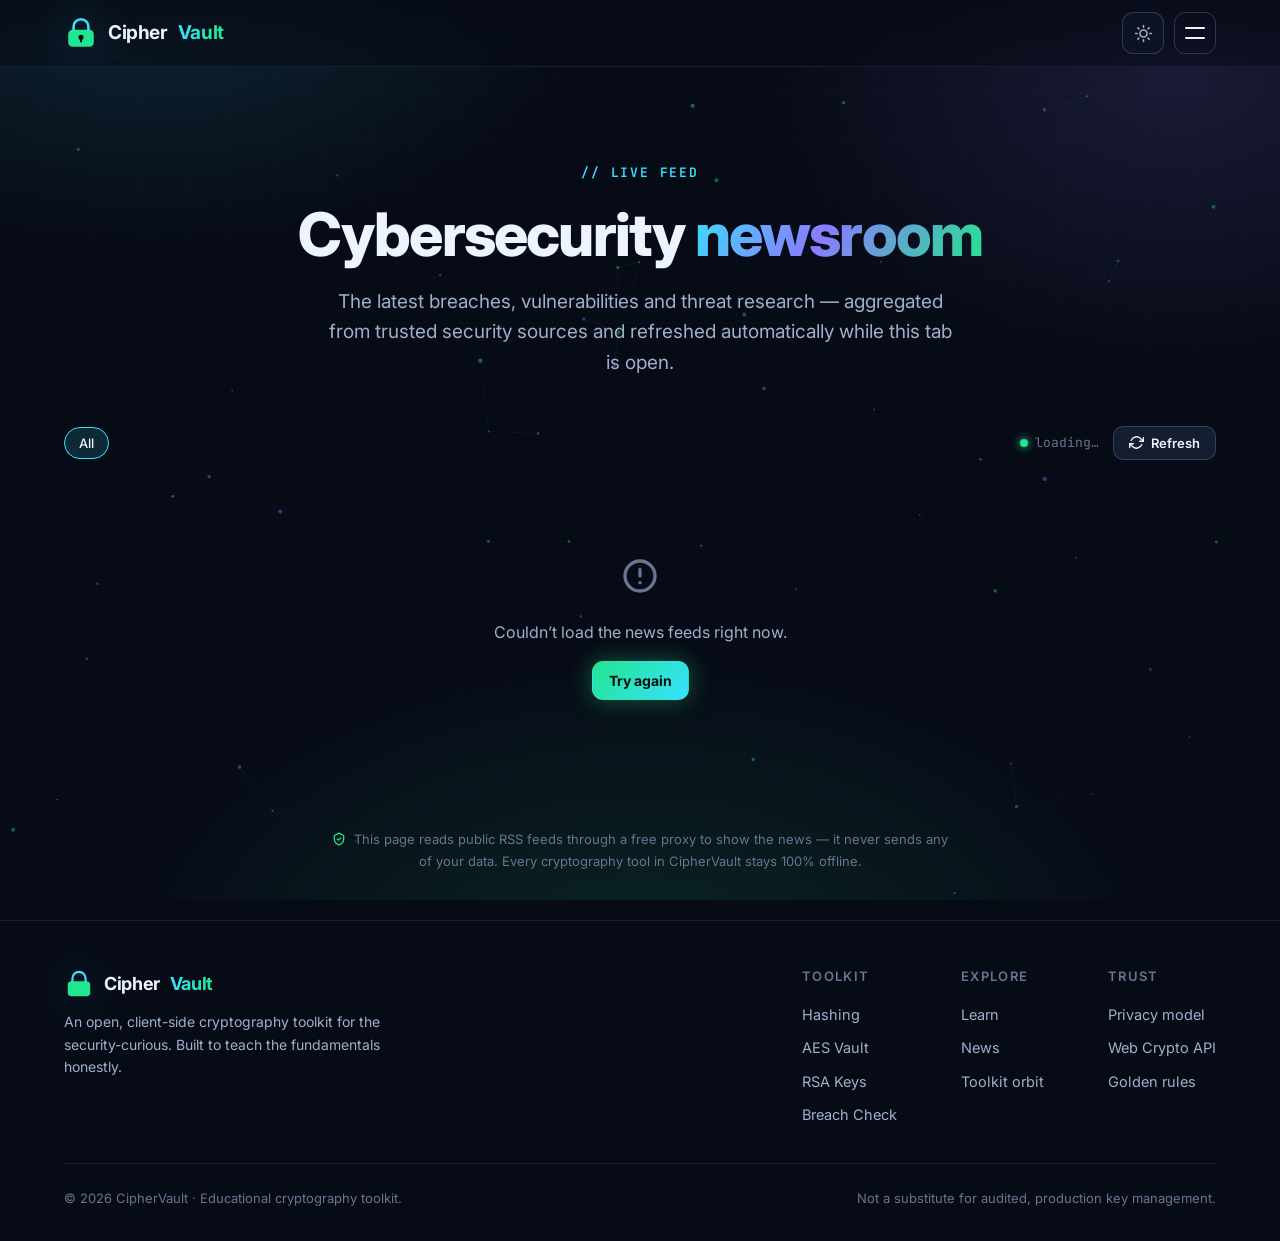
<file: news.html>
<!DOCTYPE html>
<html lang="en">
<head>
<meta charset="UTF-8" />
<meta name="viewport" content="width=device-width, initial-scale=1" />
<title>Cybersecurity News — CipherVault</title>
<meta name="description" content="A live feed of the latest cybersecurity news, aggregated from trusted security sources and refreshed automatically. Stay current on breaches, vulnerabilities and threats." />
<meta name="author" content="CipherVault" />
<meta name="robots" content="index, follow" />
<meta name="theme-color" content="#070b16" media="(prefers-color-scheme: dark)" />
<meta name="theme-color" content="#eef2f9" media="(prefers-color-scheme: light)" />
<link rel="canonical" href="https://cipher-vault-vert.vercel.app/news.html" />

<meta property="og:type" content="website" />
<meta property="og:site_name" content="CipherVault" />
<meta property="og:url" content="https://cipher-vault-vert.vercel.app/news.html" />
<meta property="og:title" content="Cybersecurity News — CipherVault" />
<meta property="og:description" content="A live, auto-refreshing feed of the latest cybersecurity news from trusted sources." />
<meta property="og:image" content="https://cipher-vault-vert.vercel.app/og-image.png" />
<meta property="og:image:width" content="1200" />
<meta property="og:image:height" content="630" />
<meta name="twitter:card" content="summary_large_image" />
<meta name="twitter:title" content="Cybersecurity News — CipherVault" />
<meta name="twitter:description" content="Latest cybersecurity news, auto-refreshed." />
<meta name="twitter:image" content="https://cipher-vault-vert.vercel.app/og-image.png" />

<link rel="icon" href="data:image/svg+xml,%3Csvg xmlns='http://www.w3.org/2000/svg' viewBox='0 0 32 32'%3E%3Crect x='5' y='14' width='22' height='14' rx='4' fill='%2322e58f'/%3E%3Cpath d='M10 14v-3a6 6 0 0112 0v3' fill='none' stroke='%2338e1ff' stroke-width='3'/%3E%3Ccircle cx='16' cy='20' r='2.2' fill='%2304120c'/%3E%3C/svg%3E" />
<script>try{var t=localStorage.getItem('cv-theme');if(t)document.documentElement.setAttribute('data-theme',t);}catch(e){}</script>
<link rel="preconnect" href="https://fonts.googleapis.com" />
<link rel="preconnect" href="https://fonts.gstatic.com" crossorigin />
<link href="https://fonts.googleapis.com/css2?family=Inter:wght@300;400;500;600;700;800&family=JetBrains+Mono:wght@400;500;600&display=swap" rel="stylesheet" />
<link rel="stylesheet" href="assets/styles.css" />
</head>
<body>
<div class="bg-fx" aria-hidden="true"></div>
<canvas id="matrix" aria-hidden="true"></canvas>

<!-- ============ NAV ============ -->
<header class="nav">
  <div class="wrap nav-inner">
    <a href="index.html" class="brand" aria-label="CipherVault home">
      <svg class="logo" viewBox="0 0 32 32" fill="none" aria-hidden="true">
        <rect x="4" y="13" width="24" height="16" rx="4" fill="url(#g1)"/>
        <path d="M9 13v-3a7 7 0 0114 0v3" stroke="#38e1ff" stroke-width="2.4" stroke-linecap="round"/>
        <circle cx="16" cy="20" r="2.4" fill="#04120c"/>
        <rect x="15" y="21" width="2" height="4" rx="1" fill="#04120c"/>
        <defs><linearGradient id="g1" x1="4" y1="13" x2="28" y2="29"><stop stop-color="#22e58f"/><stop offset="1" stop-color="#38e1ff"/></linearGradient></defs>
      </svg>
      Cipher<b>Vault</b>
    </a>
    <div class="nav-right">
      <nav class="nav-links" id="navLinks">
        <a href="index.html">Home</a>
        <a href="toolkit.html">Toolkit</a>
        <a href="learn.html">Learn</a>
        <a href="news.html" class="active" aria-current="page">News</a>
        <a href="toolkit.html" class="nav-cta">Launch Toolkit</a>
      </nav>
      <button class="icon-btn" id="themeBtn" aria-label="Toggle light or dark theme"></button>
      <button class="menu-btn" id="menuBtn" aria-label="Toggle menu" aria-expanded="false">
        <svg width="22" height="22" viewBox="0 0 24 24" fill="none" stroke="currentColor" stroke-width="2" stroke-linecap="round"><path d="M4 7h16M4 12h16M4 17h16"/></svg>
      </button>
    </div>
  </div>
</header>

<main>
<section class="wrap">
  <div class="page-head">
    <div class="eyebrow reveal">// live feed</div>
    <h1 class="reveal">Cybersecurity <span class="grad">newsroom</span></h1>
    <p class="reveal">The latest breaches, vulnerabilities and threat research — aggregated from trusted security sources and refreshed automatically while this tab is open.</p>
  </div>

  <div class="news-toolbar reveal">
    <div class="news-sources" id="newsSources"></div>
    <div class="news-status">
      <span class="news-live"><span class="dot"></span> <span id="newsUpdated">loading…</span></span>
      <button class="news-refresh" id="newsRefresh" aria-label="Refresh news">
        <svg viewBox="0 0 24 24" fill="none" stroke="currentColor" stroke-width="2.2" stroke-linecap="round" stroke-linejoin="round"><path d="M23 4v6h-6M1 20v-6h6"/><path d="M3.5 9a9 9 0 0114.9-3.4L23 10M1 14l4.6 4.4A9 9 0 0020.5 15"/></svg>
        Refresh
      </button>
    </div>
  </div>

  <div class="news-grid" id="newsGrid" aria-live="polite"></div>

  <p class="news-note">
    <svg viewBox="0 0 24 24" fill="none" stroke="currentColor" stroke-width="2.2" stroke-linecap="round" stroke-linejoin="round"><path d="M12 2l8 4v6c0 5-3.4 8.6-8 10-4.6-1.4-8-5-8-10V6l8-4z"/><path d="M9 12l2 2 4-4"/></svg>
    This page reads public RSS feeds through a free proxy to show the news — it never sends any of your data. Every cryptography tool in CipherVault stays 100% offline.
  </p>
</section>
</main>

<!-- ============ FOOTER ============ -->
<footer>
  <div class="wrap">
    <div class="foot-grid">
      <div class="foot-brand">
        <a href="index.html" class="brand" style="font-size:18px">
          <svg class="logo" viewBox="0 0 32 32" fill="none" aria-hidden="true" style="width:30px;height:30px">
            <rect x="4" y="13" width="24" height="16" rx="4" fill="url(#g2)"/>
            <path d="M9 13v-3a7 7 0 0114 0v3" stroke="#38e1ff" stroke-width="2.4" stroke-linecap="round"/>
            <defs><linearGradient id="g2" x1="4" y1="13" x2="28" y2="29"><stop stop-color="#22e58f"/><stop offset="1" stop-color="#38e1ff"/></linearGradient></defs>
          </svg>
          Cipher<b>Vault</b>
        </a>
        <p>An open, client-side cryptography toolkit for the security-curious. Built to teach the fundamentals honestly.</p>
      </div>
      <div class="foot-cols">
        <div class="foot-col">
          <h4>Toolkit</h4>
          <a href="toolkit.html">Hashing</a>
          <a href="toolkit.html">AES Vault</a>
          <a href="toolkit.html">RSA Keys</a>
          <a href="toolkit.html">Breach Check</a>
        </div>
        <div class="foot-col">
          <h4>Explore</h4>
          <a href="learn.html">Learn</a>
          <a href="news.html">News</a>
          <a href="index.html#explore">Toolkit orbit</a>
        </div>
        <div class="foot-col">
          <h4>Trust</h4>
          <a href="index.html#features">Privacy model</a>
          <a href="index.html#features">Web Crypto API</a>
          <a href="learn.html#golden">Golden rules</a>
        </div>
      </div>
    </div>
    <div class="foot-bottom">
      <span>© 2026 CipherVault · Educational cryptography toolkit.</span>
      <span>Not a substitute for audited, production key management.</span>
    </div>
  </div>
</footer>

<script src="assets/site.js"></script>
<script src="assets/news.js"></script>
</body>
</html>
</file>
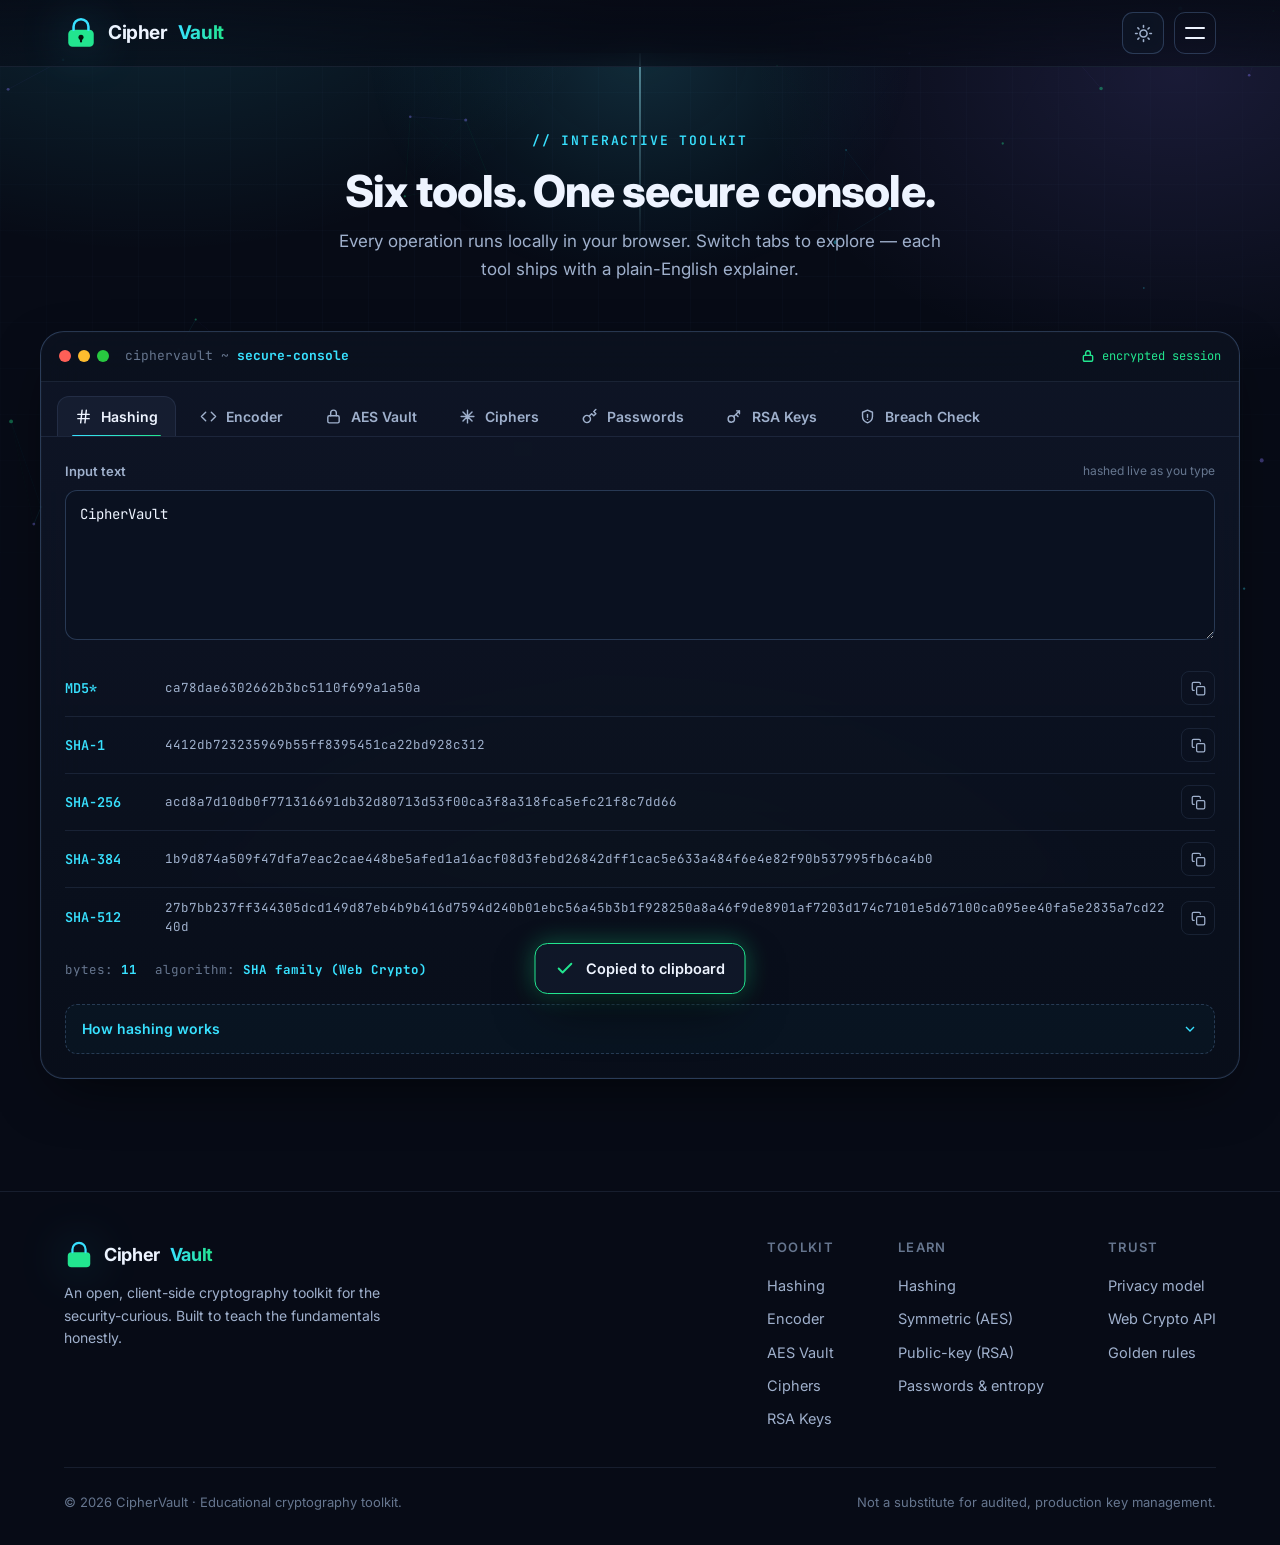
<file: toolkit.html>
<!DOCTYPE html>
<html lang="en">
<head>
<meta charset="UTF-8" />
<meta name="viewport" content="width=device-width, initial-scale=1" />
<title>Toolkit — CipherVault Secure Console</title>
<meta name="description" content="Six client-side cryptography tools in one console: live hashing, Base64/Hex encoding, AES-256-GCM encryption, classic ciphers, a password strength meter & generator, and RSA key generation with sign/verify." />
<meta name="author" content="CipherVault" />
<meta name="robots" content="index, follow" />
<meta name="theme-color" content="#070b16" media="(prefers-color-scheme: dark)" />
<meta name="theme-color" content="#eef2f9" media="(prefers-color-scheme: light)" />
<link rel="canonical" href="https://cipher-vault-vert.vercel.app/toolkit.html" />

<meta property="og:type" content="website" />
<meta property="og:site_name" content="CipherVault" />
<meta property="og:url" content="https://cipher-vault-vert.vercel.app/toolkit.html" />
<meta property="og:title" content="CipherVault Toolkit — Six cryptography tools, one secure console" />
<meta property="og:description" content="Live hashing, AES-256-GCM encryption, RSA keys, encoders, ciphers and password tools — all running client-side in your browser." />
<meta property="og:image" content="https://cipher-vault-vert.vercel.app/og-image.png" />
<meta property="og:image:width" content="1200" />
<meta property="og:image:height" content="630" />
<meta property="og:image:alt" content="CipherVault — interactive cryptography toolkit" />
<meta name="twitter:card" content="summary_large_image" />
<meta name="twitter:title" content="CipherVault Toolkit — Six cryptography tools" />
<meta name="twitter:description" content="Hash, encrypt, encode, sign and explore ciphers in real time — 100% client-side." />
<meta name="twitter:image" content="https://cipher-vault-vert.vercel.app/og-image.png" />

<link rel="icon" href="data:image/svg+xml,%3Csvg xmlns='http://www.w3.org/2000/svg' viewBox='0 0 32 32'%3E%3Crect x='5' y='14' width='22' height='14' rx='4' fill='%2322e58f'/%3E%3Cpath d='M10 14v-3a6 6 0 0112 0v3' fill='none' stroke='%2338e1ff' stroke-width='3'/%3E%3Ccircle cx='16' cy='20' r='2.2' fill='%2304120c'/%3E%3C/svg%3E" />
<script>try{var t=localStorage.getItem('cv-theme');if(t)document.documentElement.setAttribute('data-theme',t);}catch(e){}</script>
<link rel="preconnect" href="https://fonts.googleapis.com" />
<link rel="preconnect" href="https://fonts.gstatic.com" crossorigin />
<link href="https://fonts.googleapis.com/css2?family=Inter:wght@300;400;500;600;700;800&family=JetBrains+Mono:wght@400;500;600&display=swap" rel="stylesheet" />
<link rel="stylesheet" href="assets/styles.css" />
</head>
<body>
<div class="bg-fx" aria-hidden="true"></div>
<canvas id="matrix" aria-hidden="true"></canvas>

<!-- ============ NAV ============ -->
<header class="nav">
  <div class="wrap nav-inner">
    <a href="index.html" class="brand" aria-label="CipherVault home">
      <svg class="logo" viewBox="0 0 32 32" fill="none" aria-hidden="true">
        <rect x="4" y="13" width="24" height="16" rx="4" fill="url(#g1)"/>
        <path d="M9 13v-3a7 7 0 0114 0v3" stroke="#38e1ff" stroke-width="2.4" stroke-linecap="round"/>
        <circle cx="16" cy="20" r="2.4" fill="#04120c"/>
        <rect x="15" y="21" width="2" height="4" rx="1" fill="#04120c"/>
        <defs><linearGradient id="g1" x1="4" y1="13" x2="28" y2="29"><stop stop-color="#22e58f"/><stop offset="1" stop-color="#38e1ff"/></linearGradient></defs>
      </svg>
      Cipher<b>Vault</b>
    </a>
    <div class="nav-right">
      <nav class="nav-links" id="navLinks">
        <a href="index.html">Home</a>
        <a href="toolkit.html" class="active" aria-current="page">Toolkit</a>
        <a href="learn.html">Learn</a>
        <a href="learn.html" class="nav-cta">Learn the concepts</a>
      </nav>
      <button class="icon-btn" id="themeBtn" aria-label="Toggle light or dark theme"></button>
      <button class="menu-btn" id="menuBtn" aria-label="Toggle menu" aria-expanded="false">
        <svg width="22" height="22" viewBox="0 0 24 24" fill="none" stroke="currentColor" stroke-width="2" stroke-linecap="round"><path d="M4 7h16M4 12h16M4 17h16"/></svg>
      </button>
    </div>
  </div>
</header>

<main>
<!-- ============ TOOL CONSOLE ============ -->
<section class="console-sec wrap has-beam" id="toolkit">
  <div class="sec-head reveal">
    <div class="eyebrow">// interactive toolkit</div>
    <h2>Six tools. One secure console.</h2>
    <p>Every operation runs locally in your browser. Switch tabs to explore — each tool ships with a plain-English explainer.</p>
  </div>

  <div class="console reveal">
    <div class="console-bar">
      <div class="dots"><i></i><i></i><i></i></div>
      <span class="console-title">ciphervault ~ <b>secure-console</b></span>
      <span class="lock-ico">
        <svg viewBox="0 0 24 24" fill="none" stroke="currentColor" stroke-width="2.4"><rect x="4" y="11" width="16" height="10" rx="2"/><path d="M8 11V7a4 4 0 018 0v4"/></svg>
        encrypted session
      </span>
    </div>

    <div class="tabs" role="tablist" aria-label="Cryptography tools">
      <button class="tab" role="tab" aria-selected="true" data-tab="hash" id="tab-hash">
        <svg viewBox="0 0 24 24" fill="none" stroke="currentColor" stroke-width="2" stroke-linecap="round"><path d="M4 9h16M4 15h16M10 3L8 21M16 3l-2 18"/></svg> Hashing
      </button>
      <button class="tab" role="tab" aria-selected="false" data-tab="encode" id="tab-encode">
        <svg viewBox="0 0 24 24" fill="none" stroke="currentColor" stroke-width="2" stroke-linecap="round" stroke-linejoin="round"><path d="M16 18l6-6-6-6M8 6l-6 6 6 6"/></svg> Encoder
      </button>
      <button class="tab" role="tab" aria-selected="false" data-tab="aes">
        <svg viewBox="0 0 24 24" fill="none" stroke="currentColor" stroke-width="2" stroke-linecap="round" stroke-linejoin="round"><rect x="4" y="11" width="16" height="10" rx="2"/><path d="M8 11V7a4 4 0 018 0v4"/></svg> AES Vault
      </button>
      <button class="tab" role="tab" aria-selected="false" data-tab="cipher">
        <svg viewBox="0 0 24 24" fill="none" stroke="currentColor" stroke-width="2" stroke-linecap="round" stroke-linejoin="round"><path d="M12 3v18M3 12h18M5.6 5.6l12.8 12.8M18.4 5.6L5.6 18.4"/></svg> Ciphers
      </button>
      <button class="tab" role="tab" aria-selected="false" data-tab="pass">
        <svg viewBox="0 0 24 24" fill="none" stroke="currentColor" stroke-width="2" stroke-linecap="round" stroke-linejoin="round"><path d="M21 2l-2 2m-7.6 7.6a5 5 0 11-7 7 5 5 0 017-7zm0 0L15 8m0 0l3 3 3-3-3-3"/></svg> Passwords
      </button>
      <button class="tab" role="tab" aria-selected="false" data-tab="rsa">
        <svg viewBox="0 0 24 24" fill="none" stroke="currentColor" stroke-width="2" stroke-linecap="round" stroke-linejoin="round"><circle cx="7.5" cy="15.5" r="4.5"/><path d="M10.7 12.3L19 4M15 4h4v4M14 9l3 3"/></svg> RSA Keys
      </button>
      <button class="tab" role="tab" aria-selected="false" data-tab="breach">
        <svg viewBox="0 0 24 24" fill="none" stroke="currentColor" stroke-width="2" stroke-linecap="round" stroke-linejoin="round"><path d="M12 3l7 3v6c0 4.5-3 7.5-7 9-4-1.5-7-4.5-7-9V6l7-3z"/><path d="M12 9v4M12 16h.01"/></svg> Breach Check
      </button>
    </div>

    <div class="panel-wrap">
      <!-- HASH -->
      <div class="panel active" id="p-hash" role="tabpanel" aria-labelledby="tab-hash">
        <div class="field">
          <label for="hashInput">Input text <span class="hint">hashed live as you type</span></label>
          <textarea id="hashInput" placeholder="Type anything — e.g. correct horse battery staple">CipherVault</textarea>
        </div>
        <div style="margin-top:20px" id="hashOut"></div>
        <div class="stat-strip"><span>bytes: <b id="hashBytes">0</b></span><span>algorithm: <b>SHA family (Web Crypto)</b></span></div>
        <details class="explain">
          <summary>How hashing works <svg class="chev" width="16" height="16" viewBox="0 0 24 24" fill="none" stroke="currentColor" stroke-width="2"><path d="M6 9l6 6 6-6"/></svg></summary>
          <div class="body">A cryptographic hash is a <b>one-way fingerprint</b>. The same input always produces the same fixed-length output, but you cannot reverse it back to the original. Flip a single character and the entire digest changes — the <b>avalanche effect</b>. Hashes verify file integrity, store passwords (with salt), and power digital signatures. <code>SHA-256</code> is today's baseline; <code>SHA-1</code> and <code>MD5</code> are shown for legacy comparison only — never use them for security.</div>
        </details>
      </div>

      <!-- ENCODE -->
      <div class="panel" id="p-encode" role="tabpanel">
        <div class="row" style="margin-bottom:16px">
          <div class="field" style="flex:0 0 auto">
            <label>Format</label>
            <div class="seg" role="group" aria-label="Encoding format">
              <button data-fmt="base64" aria-pressed="true">Base64</button>
              <button data-fmt="hex" aria-pressed="false">Hex</button>
              <button data-fmt="url" aria-pressed="false">URL</button>
              <button data-fmt="binary" aria-pressed="false">Binary</button>
            </div>
          </div>
        </div>
        <div class="panel-grid">
          <div class="field">
            <label for="encIn">Plain text <span class="hint">left → right</span></label>
            <textarea id="encIn" placeholder="Text to encode…">Encrypt everything.</textarea>
          </div>
          <div class="field">
            <label for="encOut">Encoded output</label>
            <textarea id="encOut" class="out" placeholder="Result appears here…" readonly></textarea>
          </div>
        </div>
        <div class="controls">
          <button class="mini go" id="encRun"><svg viewBox="0 0 24 24" fill="none" stroke="currentColor" stroke-width="2.2" stroke-linecap="round" stroke-linejoin="round"><path d="M5 12h14M13 6l6 6-6 6"/></svg> Encode</button>
          <button class="mini" id="decRun"><svg viewBox="0 0 24 24" fill="none" stroke="currentColor" stroke-width="2.2" stroke-linecap="round" stroke-linejoin="round"><path d="M19 12H5M11 6l-6 6 6 6"/></svg> Decode</button>
          <button class="mini" id="encSwap"><svg viewBox="0 0 24 24" fill="none" stroke="currentColor" stroke-width="2.2" stroke-linecap="round" stroke-linejoin="round"><path d="M17 3l4 4-4 4M3 7h18M7 21l-4-4 4-4M21 17H3"/></svg> Swap</button>
          <button class="mini" data-copy="encOut"><svg viewBox="0 0 24 24" fill="none" stroke="currentColor" stroke-width="2" stroke-linecap="round" stroke-linejoin="round"><rect x="9" y="9" width="13" height="13" rx="2"/><path d="M5 15H4a2 2 0 01-2-2V4a2 2 0 012-2h9a2 2 0 012 2v1"/></svg> Copy</button>
        </div>
        <details class="explain">
          <summary>Encoding is not encryption <svg class="chev" width="16" height="16" viewBox="0 0 24 24" fill="none" stroke="currentColor" stroke-width="2"><path d="M6 9l6 6 6-6"/></svg></summary>
          <div class="body"><b>Encoding</b> reshapes data so it can travel safely through text-only systems (emails, URLs, JSON). It is fully reversible by anyone and offers <b>zero secrecy</b>. <code>Base64</code> maps 3 bytes to 4 ASCII characters; <code>Hex</code> shows each byte as two digits; <code>URL</code> escapes unsafe characters. If you need actual confidentiality, use the <b>AES Vault</b> tab instead.</div>
        </details>
      </div>

      <!-- AES -->
      <div class="panel" id="p-aes" role="tabpanel">
        <div class="row" style="margin-bottom:16px">
          <div class="field" style="flex:0 0 auto">
            <label>Mode</label>
            <div class="seg" role="group" aria-label="AES mode">
              <button data-aes="enc" aria-pressed="true">Encrypt</button>
              <button data-aes="dec" aria-pressed="false">Decrypt</button>
            </div>
          </div>
          <div class="field">
            <label for="aesPass">Passphrase <span class="hint">key derived with PBKDF2 · 250k rounds</span></label>
            <input type="password" id="aesPass" placeholder="A strong secret only you know" value="vault-master-key" />
          </div>
        </div>
        <div class="panel-grid">
          <div class="field">
            <label for="aesIn" id="aesInLbl">Plaintext</label>
            <textarea id="aesIn" placeholder="Message to encrypt…">Meet at the safehouse at midnight.</textarea>
          </div>
          <div class="field">
            <label for="aesOut" id="aesOutLbl">Ciphertext (Base64)</label>
            <textarea id="aesOut" class="out" placeholder="Encrypted blob appears here…" readonly></textarea>
          </div>
        </div>
        <div class="controls">
          <button class="mini go" id="aesRun"><svg viewBox="0 0 24 24" fill="none" stroke="currentColor" stroke-width="2.2" stroke-linecap="round" stroke-linejoin="round"><rect x="4" y="11" width="16" height="10" rx="2"/><path d="M8 11V7a4 4 0 018 0v4"/></svg> <span id="aesBtnLbl">Encrypt</span></button>
          <button class="mini" data-copy="aesOut"><svg viewBox="0 0 24 24" fill="none" stroke="currentColor" stroke-width="2" stroke-linecap="round" stroke-linejoin="round"><rect x="9" y="9" width="13" height="13" rx="2"/><path d="M5 15H4a2 2 0 01-2-2V4a2 2 0 012-2h9a2 2 0 012 2v1"/></svg> Copy</button>
          <button class="mini" id="aesClear"><svg viewBox="0 0 24 24" fill="none" stroke="currentColor" stroke-width="2" stroke-linecap="round" stroke-linejoin="round"><path d="M3 6h18M8 6V4a2 2 0 012-2h4a2 2 0 012 2v2M19 6l-1 14a2 2 0 01-2 2H8a2 2 0 01-2-2L5 6"/></svg> Clear</button>
        </div>
        <details class="explain">
          <summary>Real AES-256-GCM, in your browser <svg class="chev" width="16" height="16" viewBox="0 0 24 24" fill="none" stroke="currentColor" stroke-width="2"><path d="M6 9l6 6 6-6"/></svg></summary>
          <div class="body">This is genuine authenticated encryption. Your passphrase is stretched into a 256-bit key with <code>PBKDF2</code> (250,000 SHA-256 rounds + a random salt), then <code>AES-GCM</code> encrypts the message with a fresh random <code>IV</code>. The salt and IV are packed with the ciphertext so decryption is self-contained. <b>GCM</b> also authenticates — tamper with one byte and decryption fails loudly. Lose the passphrase and the data is gone; there is no backdoor.</div>
        </details>
      </div>

      <!-- CIPHER -->
      <div class="panel" id="p-cipher" role="tabpanel">
        <div class="row" style="margin-bottom:16px">
          <div class="field">
            <label for="cipType">Cipher</label>
            <select id="cipType">
              <option value="caesar">Caesar shift</option>
              <option value="rot13">ROT13</option>
              <option value="atbash">Atbash</option>
              <option value="vigenere">Vigenère</option>
              <option value="xor">XOR (hex out)</option>
            </select>
          </div>
          <div class="field" id="keyField">
            <label for="cipKey" id="cipKeyLbl">Shift / Key</label>
            <input type="text" id="cipKey" value="3" />
          </div>
          <div class="field" style="flex:0 0 auto">
            <label>Direction</label>
            <div class="seg" role="group" aria-label="Cipher direction">
              <button data-dir="enc" aria-pressed="true">Encode</button>
              <button data-dir="dec" aria-pressed="false">Decode</button>
            </div>
          </div>
        </div>
        <div class="panel-grid">
          <div class="field">
            <label for="cipIn">Input</label>
            <textarea id="cipIn" placeholder="Text…">Attack at dawn</textarea>
          </div>
          <div class="field">
            <label for="cipOut">Output</label>
            <textarea id="cipOut" class="out" readonly placeholder="Result…"></textarea>
          </div>
        </div>
        <div class="controls">
          <button class="mini go" id="cipRun"><svg viewBox="0 0 24 24" fill="none" stroke="currentColor" stroke-width="2.2" stroke-linecap="round" stroke-linejoin="round"><path d="M5 12h14M13 6l6 6-6 6"/></svg> Transform</button>
          <button class="mini" data-copy="cipOut"><svg viewBox="0 0 24 24" fill="none" stroke="currentColor" stroke-width="2" stroke-linecap="round" stroke-linejoin="round"><rect x="9" y="9" width="13" height="13" rx="2"/><path d="M5 15H4a2 2 0 01-2-2V4a2 2 0 012-2h9a2 2 0 012 2v1"/></svg> Copy</button>
        </div>
        <details class="explain">
          <summary>Classic ciphers — great to learn, unsafe to trust <svg class="chev" width="16" height="16" viewBox="0 0 24 24" fill="none" stroke="currentColor" stroke-width="2"><path d="M6 9l6 6 6-6"/></svg></summary>
          <div class="body"><b>Caesar</b> shifts each letter by a fixed amount; <b>ROT13</b> is Caesar-13; <b>Atbash</b> mirrors the alphabet; <b>Vigenère</b> uses a repeating keyword for a shifting shift; <b>XOR</b> combines each byte with a key byte. These are the historical roots of cryptography and perfect for teaching substitution and modular arithmetic — but every one of them falls to frequency analysis or a short brute force. Use them to <b>understand</b>, then reach for AES for anything real.</div>
        </details>
      </div>

      <!-- PASSWORDS -->
      <div class="panel" id="p-pass" role="tabpanel">
        <div class="panel-grid">
          <div>
            <div class="field">
              <label for="pwTest">Test a password <span class="hint">analyzed locally</span></label>
              <input type="text" id="pwTest" placeholder="Type a password to score it…" value="Tr0ub4dour&3" />
            </div>
            <div style="margin-top:18px">
              <div class="meter"><i id="pwBar"></i></div>
              <div class="strength-label"><span id="pwVerdict">—</span><span>entropy: <b id="pwEntropy">0</b> bits · crack: <b id="pwCrack">—</b></span></div>
            </div>
            <div class="checks" id="pwChecks"></div>
          </div>
          <div>
            <div class="field">
              <label for="genLen">Generate a strong password <span class="hint" id="genLenVal">length 20</span></label>
              <input type="range" min="8" max="64" value="20" class="slider" id="genLen" />
            </div>
            <div class="chkrow" style="margin:16px 0">
              <label class="chk"><input type="checkbox" id="gU" checked> A–Z</label>
              <label class="chk"><input type="checkbox" id="gL" checked> a–z</label>
              <label class="chk"><input type="checkbox" id="gN" checked> 0–9</label>
              <label class="chk"><input type="checkbox" id="gS" checked> !@#$</label>
            </div>
            <div class="field">
              <label for="genOut">Generated</label>
              <textarea id="genOut" class="out" style="min-height:88px" readonly></textarea>
            </div>
            <div class="controls">
              <button class="mini go" id="genRun"><svg viewBox="0 0 24 24" fill="none" stroke="currentColor" stroke-width="2.2" stroke-linecap="round" stroke-linejoin="round"><path d="M23 4v6h-6M1 20v-6h6"/><path d="M3.5 9a9 9 0 0114.9-3.4L23 10M1 14l4.6 4.4A9 9 0 0020.5 15"/></svg> Generate</button>
              <button class="mini" data-copy="genOut"><svg viewBox="0 0 24 24" fill="none" stroke="currentColor" stroke-width="2" stroke-linecap="round" stroke-linejoin="round"><rect x="9" y="9" width="13" height="13" rx="2"/><path d="M5 15H4a2 2 0 01-2-2V4a2 2 0 012-2h9a2 2 0 012 2v1"/></svg> Copy</button>
            </div>
          </div>
        </div>
        <details class="explain">
          <summary>What actually makes a password strong <svg class="chev" width="16" height="16" viewBox="0 0 24 24" fill="none" stroke="currentColor" stroke-width="2"><path d="M6 9l6 6 6-6"/></svg></summary>
          <div class="body">Strength is measured in <b>entropy</b> — the number of guesses an attacker must try. Entropy grows with both <b>length</b> and the size of the character pool, so a long passphrase beats a short jumble of symbols. Our generator uses <code>crypto.getRandomValues()</code>, a cryptographically secure random source — not <code>Math.random()</code>. The crack-time estimate assumes a fast offline attacker at ~10 billion guesses/second.</div>
        </details>
      </div>

      <!-- RSA -->
      <div class="panel" id="p-rsa" role="tabpanel">
        <div class="row" style="margin-bottom:16px">
          <div class="field" style="flex:0 0 auto">
            <label>Purpose</label>
            <div class="seg" role="group" aria-label="RSA purpose">
              <button data-rsa="enc" aria-pressed="true">Encrypt / Decrypt</button>
              <button data-rsa="sig" aria-pressed="false">Sign / Verify</button>
            </div>
          </div>
          <div class="field" style="flex:1;min-width:190px">
            <label>Key pair <span class="hint">2048-bit · generated in-browser · session only</span></label>
            <button class="mini" id="rsaGen" style="justify-content:center">
              <svg viewBox="0 0 24 24" fill="none" stroke="currentColor" stroke-width="2.2" stroke-linecap="round" stroke-linejoin="round"><path d="M23 4v6h-6M1 20v-6h6"/><path d="M3.5 9a9 9 0 0114.9-3.4L23 10M1 14l4.6 4.4A9 9 0 0020.5 15"/></svg>
              Generate key pair
            </button>
          </div>
        </div>
        <div class="panel-grid">
          <div class="field">
            <label for="rsaPub">Public key <span class="hint">share freely</span></label>
            <textarea id="rsaPub" class="out" style="min-height:120px;font-size:11.5px" readonly placeholder="Click “Generate key pair”…"></textarea>
            <div class="controls"><button class="mini" data-copy="rsaPub"><svg viewBox="0 0 24 24" fill="none" stroke="currentColor" stroke-width="2" stroke-linecap="round" stroke-linejoin="round"><rect x="9" y="9" width="13" height="13" rx="2"/><path d="M5 15H4a2 2 0 01-2-2V4a2 2 0 012-2h9a2 2 0 012 2v1"/></svg> Copy public</button></div>
          </div>
          <div class="field">
            <label for="rsaPriv">Private key <span class="hint">keep secret</span></label>
            <textarea id="rsaPriv" class="out" style="min-height:120px;font-size:11.5px" readonly placeholder="Never leaves this tab…"></textarea>
            <div class="controls"><button class="mini warnbtn" data-copy="rsaPriv"><svg viewBox="0 0 24 24" fill="none" stroke="currentColor" stroke-width="2" stroke-linecap="round" stroke-linejoin="round"><rect x="9" y="9" width="13" height="13" rx="2"/><path d="M5 15H4a2 2 0 01-2-2V4a2 2 0 012-2h9a2 2 0 012 2v1"/></svg> Copy private</button></div>
          </div>
        </div>
        <div class="panel-grid" style="margin-top:20px">
          <div class="field">
            <label for="rsaIn" id="rsaInLbl">Message</label>
            <textarea id="rsaIn" placeholder="Type a message…">Encrypted with the public key, opened only by the private key.</textarea>
          </div>
          <div class="field">
            <label for="rsaOut" id="rsaOutLbl">Ciphertext (Base64)</label>
            <textarea id="rsaOut" class="out" readonly placeholder="Result…"></textarea>
          </div>
        </div>
        <div class="controls" id="rsaEncControls">
          <button class="mini go" id="rsaEncrypt"><svg viewBox="0 0 24 24" fill="none" stroke="currentColor" stroke-width="2.2" stroke-linecap="round" stroke-linejoin="round"><rect x="4" y="11" width="16" height="10" rx="2"/><path d="M8 11V7a4 4 0 018 0v4"/></svg> Encrypt</button>
          <button class="mini" id="rsaDecrypt"><svg viewBox="0 0 24 24" fill="none" stroke="currentColor" stroke-width="2.2" stroke-linecap="round" stroke-linejoin="round"><rect x="4" y="11" width="16" height="10" rx="2"/><path d="M8 11V7a4 4 0 014-4"/></svg> Decrypt</button>
          <button class="mini" id="rsaSwap"><svg viewBox="0 0 24 24" fill="none" stroke="currentColor" stroke-width="2.2" stroke-linecap="round" stroke-linejoin="round"><path d="M17 3l4 4-4 4M3 7h18M7 21l-4-4 4-4M21 17H3"/></svg> Swap</button>
          <button class="mini" data-copy="rsaOut"><svg viewBox="0 0 24 24" fill="none" stroke="currentColor" stroke-width="2" stroke-linecap="round" stroke-linejoin="round"><rect x="9" y="9" width="13" height="13" rx="2"/><path d="M5 15H4a2 2 0 01-2-2V4a2 2 0 012-2h9a2 2 0 012 2v1"/></svg> Copy</button>
        </div>
        <div class="controls" id="rsaSigControls" style="display:none">
          <button class="mini go" id="rsaSign"><svg viewBox="0 0 24 24" fill="none" stroke="currentColor" stroke-width="2.2" stroke-linecap="round" stroke-linejoin="round"><path d="M12 20h9M16.5 3.5a2.1 2.1 0 013 3L7 19l-4 1 1-4z"/></svg> Sign</button>
          <button class="mini" id="rsaVerify"><svg viewBox="0 0 24 24" fill="none" stroke="currentColor" stroke-width="2.2" stroke-linecap="round" stroke-linejoin="round"><path d="M9 12l2 2 4-4M12 3l7 3v6c0 4.5-3 7.5-7 9-4-1.5-7-4.5-7-9V6l7-3z"/></svg> Verify</button>
          <button class="mini" data-copy="rsaOut"><svg viewBox="0 0 24 24" fill="none" stroke="currentColor" stroke-width="2" stroke-linecap="round" stroke-linejoin="round"><rect x="9" y="9" width="13" height="13" rx="2"/><path d="M5 15H4a2 2 0 01-2-2V4a2 2 0 012-2h9a2 2 0 012 2v1"/></svg> Copy</button>
        </div>
        <div id="rsaStatus" style="margin-top:14px;font-family:var(--mono);font-size:13px;color:var(--fg-faint);min-height:20px"></div>
        <details class="explain">
          <summary>RSA — the maths behind public-key crypto <svg class="chev" width="16" height="16" viewBox="0 0 24 24" fill="none" stroke="currentColor" stroke-width="2"><path d="M6 9l6 6 6-6"/></svg></summary>
          <div class="body">RSA uses a <b>key pair</b>: a <b>public</b> key you share and a <b>private</b> key you guard. Anyone can encrypt to you with your public key, but only your private key can decrypt (<code>RSA-OAEP</code>). Flip it around and you can <b>sign</b> with your private key so anyone can <b>verify</b> authenticity with your public key (<code>RSA-PSS</code>) — try editing a signed message and re-verifying to watch it fail. Keys are 2048-bit, generated locally, and exist only for this session. Note: RSA encrypts small payloads only; real systems use it to wrap an AES key (hybrid encryption). Learn more on the <a href="learn.html#publickey" style="color:var(--accent-2)">Learn page</a>.</div>
        </details>
      </div>

      <!-- BREACH CHECK -->
      <div class="panel" id="p-breach" role="tabpanel">
        <div class="row" style="margin-bottom:4px">
          <div class="field">
            <label for="breachInput">Check a password against known breaches <span class="hint">the password never leaves your browser</span></label>
            <input type="text" id="breachInput" placeholder="Type a password to check…" value="password123" autocomplete="off" />
          </div>
        </div>
        <div class="controls">
          <button class="mini go" id="breachRun"><svg viewBox="0 0 24 24" fill="none" stroke="currentColor" stroke-width="2.2" stroke-linecap="round" stroke-linejoin="round"><path d="M12 3l7 3v6c0 4.5-3 7.5-7 9-4-1.5-7-4.5-7-9V6l7-3z"/><path d="M9 12l2 2 4-4"/></svg> Check breaches</button>
        </div>
        <div class="breach-result" id="breachResult" aria-live="polite"></div>
        <div class="breach-privacy">
          <svg viewBox="0 0 24 24" fill="none" stroke="currentColor" stroke-width="2.2" stroke-linecap="round" stroke-linejoin="round"><rect x="4" y="11" width="16" height="10" rx="2"/><path d="M8 11V7a4 4 0 018 0v4"/></svg>
          <span>Privacy by design (k-anonymity): your browser SHA-1 hashes the password and sends only the <b>first 5 characters</b> of that hash to Have I Been Pwned. The full password — and the rest of the hash — <b>never leave this tab</b>.</span>
        </div>
        <details class="explain">
          <summary>How the breach check works <svg class="chev" width="16" height="16" viewBox="0 0 24 24" fill="none" stroke="currentColor" stroke-width="2"><path d="M6 9l6 6 6-6"/></svg></summary>
          <div class="body"><b>Have I Been Pwned</b> holds a database of over 800 million passwords exposed in real data breaches. Using <code>k-anonymity</code>, your browser hashes the password with <code>SHA-1</code>, sends just the 5-character hash prefix, and receives back every matching suffix and its breach count — then checks locally whether yours is among them. The service never sees your password or even its full hash. If a password appears here, it's public knowledge to attackers — stop using it everywhere and generate a fresh one in the <b>Passwords</b> tab. This is the one tool that reaches the network; every other tool is fully offline.</div>
        </details>
      </div>
    </div>
  </div>
</section>
</main>

<!-- ============ FOOTER ============ -->
<footer>
  <div class="wrap">
    <div class="foot-grid">
      <div class="foot-brand">
        <a href="index.html" class="brand" style="font-size:18px">
          <svg class="logo" viewBox="0 0 32 32" fill="none" aria-hidden="true" style="width:30px;height:30px">
            <rect x="4" y="13" width="24" height="16" rx="4" fill="url(#g2)"/>
            <path d="M9 13v-3a7 7 0 0114 0v3" stroke="#38e1ff" stroke-width="2.4" stroke-linecap="round"/>
            <defs><linearGradient id="g2" x1="4" y1="13" x2="28" y2="29"><stop stop-color="#22e58f"/><stop offset="1" stop-color="#38e1ff"/></linearGradient></defs>
          </svg>
          Cipher<b>Vault</b>
        </a>
        <p>An open, client-side cryptography toolkit for the security-curious. Built to teach the fundamentals honestly.</p>
      </div>
      <div class="foot-cols">
        <div class="foot-col">
          <h4>Toolkit</h4>
          <a href="toolkit.html">Hashing</a>
          <a href="toolkit.html">Encoder</a>
          <a href="toolkit.html">AES Vault</a>
          <a href="toolkit.html">Ciphers</a>
          <a href="toolkit.html">RSA Keys</a>
        </div>
        <div class="foot-col">
          <h4>Learn</h4>
          <a href="learn.html#hashing">Hashing</a>
          <a href="learn.html#symmetric">Symmetric (AES)</a>
          <a href="learn.html#publickey">Public-key (RSA)</a>
          <a href="learn.html#passwords">Passwords &amp; entropy</a>
        </div>
        <div class="foot-col">
          <h4>Trust</h4>
          <a href="index.html#features">Privacy model</a>
          <a href="index.html#features">Web Crypto API</a>
          <a href="learn.html#golden">Golden rules</a>
        </div>
      </div>
    </div>
    <div class="foot-bottom">
      <span>© 2026 CipherVault · Educational cryptography toolkit.</span>
      <span>Not a substitute for audited, production key management.</span>
    </div>
  </div>
</footer>

<div id="toast" role="status" aria-live="polite">
  <svg viewBox="0 0 24 24" fill="none" stroke="currentColor" stroke-width="2.4" stroke-linecap="round" stroke-linejoin="round"><path d="M20 6L9 17l-5-5"/></svg>
  <span id="toastMsg">Copied to clipboard</span>
</div>

<script src="assets/site.js"></script>
<script src="assets/tools.js"></script>
</body>
</html>
</file>
<file: assets/styles.css>
/* ============================================================
   CipherVault — shared stylesheet
   ============================================================ */
:root{
  --bg:#070b16;
  --bg-2:#0b1220;
  --surface:rgba(18,26,44,.55);
  --surface-solid:#0f1728;
  --muted:#151d30;
  --border:rgba(120,150,200,.14);
  --border-strong:rgba(120,160,220,.28);
  --input-bg:#0a1120;
  --out-bg:#080e1b;
  --nav-bg-top:rgba(7,11,22,.85);
  --nav-bg-bot:rgba(7,11,22,.55);
  --nav-drop:rgba(9,14,26,.97);
  --console-top:rgba(16,24,42,.82);
  --console-bot:rgba(9,14,26,.9);
  --bar-bg:rgba(0,0,0,.22);
  --fg:#eef4ff;
  --fg-dim:#9fb0cc;
  --fg-faint:#66768f;
  --accent:#22e58f;        /* run green  */
  --accent-2:#38e1ff;      /* cipher cyan */
  --accent-3:#8b7bff;      /* key violet  */
  --danger:#ff5a6a;
  --warn:#ffb454;
  --ring:rgba(56,225,255,.55);
  --glow-green:0 0 24px rgba(34,229,143,.35);
  --glow-cyan:0 0 24px rgba(56,225,255,.30);
  --shadow-card:0 20px 60px -20px rgba(0,0,0,.7), 0 0 0 1px rgba(255,255,255,.02) inset;
  --radius:18px;
  --radius-sm:12px;
  --font:'Inter',system-ui,-apple-system,'Segoe UI',sans-serif;
  --mono:'JetBrains Mono',ui-monospace,'SF Mono',Menlo,monospace;
  --maxw:1200px;
  --sp-1:8px;--sp-2:16px;--sp-3:24px;--sp-4:32px;--sp-5:48px;--sp-6:64px;--sp-7:96px;
}
*{box-sizing:border-box}
html{scroll-behavior:smooth}
body{
  margin:0;font-family:var(--font);color:var(--fg);
  background:var(--bg);line-height:1.6;
  -webkit-font-smoothing:antialiased;text-rendering:optimizeLegibility;
  overflow-x:hidden;
}
h1,h2,h3,h4{line-height:1.15;margin:0;font-weight:700;letter-spacing:-.02em}
p{margin:0}
a{color:inherit;text-decoration:none}
button{font-family:inherit}
:focus-visible{outline:2px solid var(--accent-2);outline-offset:3px;border-radius:6px}
::selection{background:rgba(56,225,255,.28);color:#fff}

/* ---- ambient background ---- */
.bg-fx{position:fixed;inset:0;z-index:-2;overflow:hidden;pointer-events:none}
.bg-fx::before{content:"";position:absolute;inset:0;
  background:
    radial-gradient(60vw 55vh at 12% -5%, rgba(56,225,255,.14), transparent 60%),
    radial-gradient(55vw 55vh at 92% 8%, rgba(139,123,255,.14), transparent 60%),
    radial-gradient(70vw 60vh at 50% 108%, rgba(34,229,143,.12), transparent 60%),
    var(--bg);
}
.bg-fx::after{content:"";position:absolute;inset:0;opacity:.5;
  background-image:linear-gradient(rgba(120,160,220,.05) 1px,transparent 1px),
    linear-gradient(90deg,rgba(120,160,220,.05) 1px,transparent 1px);
  background-size:46px 46px;
  mask-image:radial-gradient(80% 60% at 50% 30%,#000 40%,transparent 100%);
}
#matrix{position:fixed;inset:0;z-index:-1;opacity:.7;pointer-events:none}

/* ---- layout ---- */
.wrap{max-width:var(--maxw);margin:0 auto;padding:0 var(--sp-3)}
section{position:relative}

/* ---- navbar ---- */
header.nav{position:sticky;top:0;z-index:50;
  backdrop-filter:blur(16px);-webkit-backdrop-filter:blur(16px);
  background:linear-gradient(to bottom,var(--nav-bg-top),var(--nav-bg-bot));
  border-bottom:1px solid var(--border);
}
.nav-inner{display:flex;align-items:center;justify-content:space-between;height:66px;gap:var(--sp-2)}
.brand{display:flex;align-items:center;gap:10px;font-weight:700;letter-spacing:-.02em;font-size:19px}
.brand .logo{width:34px;height:34px;flex:none;filter:drop-shadow(var(--glow-cyan))}
.brand b{background:linear-gradient(90deg,var(--accent-2),var(--accent));-webkit-background-clip:text;background-clip:text;color:transparent}
.nav-links{display:flex;gap:4px;align-items:center}
.nav-links a{padding:8px 14px;border-radius:10px;color:var(--fg-dim);font-size:14.5px;font-weight:500;transition:color .2s,background .2s}
.nav-links a:hover{color:var(--fg);background:rgba(120,160,220,.08)}
.nav-links a.active{color:var(--fg);background:rgba(120,160,220,.1)}
.nav-cta{display:inline-flex;align-items:center;gap:8px;padding:9px 18px;border-radius:11px;
  background:linear-gradient(135deg,var(--accent),var(--accent-2));color:#04120c;font-weight:700;font-size:14px;
  box-shadow:var(--glow-green);transition:transform .2s,box-shadow .2s;cursor:pointer;border:none}
.nav-cta:hover{transform:translateY(-2px);box-shadow:0 0 34px rgba(34,229,143,.5)}
.nav-cta.active{color:#04120c}
.menu-btn{display:none;background:none;border:1px solid var(--border-strong);color:var(--fg);
  width:42px;height:42px;border-radius:11px;cursor:pointer;align-items:center;justify-content:center}
.nav-right{display:flex;align-items:center;gap:10px}
.icon-btn{display:inline-flex;align-items:center;justify-content:center;width:42px;height:42px;border-radius:11px;
  border:1px solid var(--border-strong);background:var(--surface);color:var(--fg-dim);cursor:pointer;transition:.2s;
  backdrop-filter:blur(8px)}
.icon-btn:hover{color:var(--fg);border-color:var(--accent-2);transform:translateY(-1px)}
.icon-btn svg{width:19px;height:19px}

/* ---- hero ---- */
.hero{padding:var(--sp-7) 0 var(--sp-6);text-align:center}
.badge{display:inline-flex;align-items:center;gap:9px;padding:7px 15px;border-radius:999px;
  border:1px solid var(--border-strong);background:var(--surface);font-size:13px;color:var(--fg-dim);font-weight:500;
  backdrop-filter:blur(8px)}
.badge .dot{width:8px;height:8px;border-radius:50%;background:var(--accent);box-shadow:0 0 10px var(--accent);animation:pulse 2s infinite}
@keyframes pulse{0%,100%{opacity:1;transform:scale(1)}50%{opacity:.5;transform:scale(1.4)}}
.hero h1{font-size:clamp(38px,7.2vw,76px);font-weight:800;margin:var(--sp-3) 0 var(--sp-2);letter-spacing:-.035em}
.hero h1 .grad,.page-head h1 .grad{background:linear-gradient(120deg,var(--accent-2) 0%,var(--accent-3) 45%,var(--accent) 100%);
  -webkit-background-clip:text;background-clip:text;color:transparent}
.hero p.sub{font-size:clamp(16px,2.1vw,20px);color:var(--fg-dim);max-width:640px;margin:0 auto var(--sp-4);line-height:1.6}
.hero-cta{display:flex;gap:14px;justify-content:center;flex-wrap:wrap}
.btn{display:inline-flex;align-items:center;gap:9px;padding:14px 26px;border-radius:13px;font-weight:600;font-size:15.5px;cursor:pointer;transition:transform .2s,box-shadow .2s,background .2s,border-color .2s;border:1px solid transparent}
.btn.primary{background:linear-gradient(135deg,var(--accent),var(--accent-2));color:#04120c;box-shadow:var(--glow-green);font-weight:700}
.btn.primary:hover{transform:translateY(-2px);box-shadow:0 0 40px rgba(34,229,143,.55)}
.btn.ghost{background:var(--surface);border-color:var(--border-strong);color:var(--fg);backdrop-filter:blur(8px)}
.btn.ghost:hover{transform:translateY(-2px);border-color:var(--accent-2);color:#fff}
.trust{display:flex;gap:var(--sp-4);justify-content:center;flex-wrap:wrap;margin-top:var(--sp-5);color:var(--fg-faint);font-size:13.5px}
.trust span{display:inline-flex;align-items:center;gap:8px}
.trust svg{width:17px;height:17px;color:var(--accent)}

/* ---- section heading ---- */
.sec-head{text-align:center;max-width:620px;margin:0 auto var(--sp-5)}
.eyebrow{color:var(--accent-2);font-weight:600;font-size:13px;letter-spacing:.14em;text-transform:uppercase;font-family:var(--mono)}
.sec-head h2{font-size:clamp(28px,4.4vw,44px);margin:14px 0 12px;font-weight:800}
.sec-head p{color:var(--fg-dim);font-size:17px}

/* ============================================================
   TOOL CONSOLE
   ============================================================ */
.console-sec{padding:var(--sp-6) 0}
.console{border-radius:24px;border:1px solid var(--border-strong);
  background:linear-gradient(180deg,var(--console-top),var(--console-bot));
  box-shadow:var(--shadow-card);overflow:hidden;backdrop-filter:blur(20px)}
.console-bar{display:flex;align-items:center;gap:12px;padding:14px 18px;border-bottom:1px solid var(--border);
  background:var(--bar-bg)}
.dots{display:flex;gap:7px}
.dots i{width:12px;height:12px;border-radius:50%;display:block}
.dots i:nth-child(1){background:#ff5f57}.dots i:nth-child(2){background:#febc2e}.dots i:nth-child(3){background:#28c840}
.console-title{font-family:var(--mono);font-size:13px;color:var(--fg-faint);margin-left:4px}
.console-title b{color:var(--accent-2)}
.lock-ico{margin-left:auto;display:inline-flex;align-items:center;gap:7px;font-size:12px;color:var(--accent);font-family:var(--mono)}
.lock-ico svg{width:14px;height:14px}

.tabs{display:flex;gap:6px;padding:14px 16px 0;flex-wrap:wrap;overflow-x:auto;scrollbar-width:none}
.tabs::-webkit-scrollbar{display:none}
.tab{display:inline-flex;align-items:center;gap:9px;padding:11px 17px;border-radius:12px 12px 0 0;cursor:pointer;
  color:var(--fg-dim);font-weight:600;font-size:14px;border:1px solid transparent;border-bottom:none;white-space:nowrap;
  background:transparent;transition:color .2s,background .2s;position:relative}
.tab svg{width:17px;height:17px;flex:none}
.tab:hover{color:var(--fg);background:rgba(120,160,220,.06)}
.tab[aria-selected="true"]{color:var(--fg);background:var(--muted);border-color:var(--border)}
.tab[aria-selected="true"]::after{content:"";position:absolute;left:14px;right:14px;bottom:-1px;height:2px;
  background:linear-gradient(90deg,var(--accent-2),var(--accent));border-radius:2px}

.panel-wrap{padding:var(--sp-3);border-top:1px solid var(--border)}
.panel{display:none;animation:fade .35s ease both}
.panel.active{display:block}
@keyframes fade{from{opacity:0;transform:translateY(8px)}to{opacity:1;transform:none}}
.panel-grid{display:grid;grid-template-columns:1fr 1fr;gap:var(--sp-3)}
.field{display:flex;flex-direction:column;gap:9px}
.field label{font-size:13px;font-weight:600;color:var(--fg-dim);display:flex;align-items:center;gap:8px;justify-content:space-between}
.field label .hint{color:var(--fg-faint);font-weight:400;font-size:12px}
textarea,input[type=text],input[type=password],input[type=number],select{
  width:100%;background:var(--input-bg);border:1px solid var(--border-strong);border-radius:var(--radius-sm);
  color:var(--fg);font-family:var(--mono);font-size:14px;padding:13px 14px;resize:vertical;transition:border-color .2s,box-shadow .2s;line-height:1.55}
textarea{min-height:150px}
textarea:focus,input:focus,select:focus{outline:none;border-color:var(--accent-2);box-shadow:0 0 0 3px rgba(56,225,255,.14)}
textarea::placeholder,input::placeholder{color:var(--fg-faint)}
.out{background:var(--out-bg);border-color:var(--border);color:var(--accent-2)}
select{appearance:none;background-image:url("data:image/svg+xml,%3Csvg xmlns='http://www.w3.org/2000/svg' width='16' height='16' fill='none' stroke='%239fb0cc' stroke-width='2' viewBox='0 0 24 24'%3E%3Cpath d='M6 9l6 6 6-6'/%3E%3C/svg%3E");background-repeat:no-repeat;background-position:right 13px center;padding-right:38px;cursor:pointer;font-family:var(--font)}
.row{display:flex;gap:12px;flex-wrap:wrap;align-items:end}
.row .field{flex:1;min-width:150px}
.controls{display:flex;gap:10px;flex-wrap:wrap;margin-top:4px}
.mini{display:inline-flex;align-items:center;gap:8px;padding:10px 16px;border-radius:11px;font-weight:600;font-size:14px;cursor:pointer;
  border:1px solid var(--border-strong);background:var(--muted);color:var(--fg);transition:transform .15s,border-color .2s,background .2s}
.mini:hover{transform:translateY(-1px);border-color:var(--accent-2)}
.mini svg{width:16px;height:16px}
.mini.go{background:linear-gradient(135deg,var(--accent),var(--accent-2));color:#04120c;border-color:transparent;font-weight:700;box-shadow:var(--glow-green)}
.mini.go:hover{box-shadow:0 0 30px rgba(34,229,143,.5)}
.mini.warnbtn:hover{border-color:var(--warn)}
.seg{display:inline-flex;background:var(--input-bg);border:1px solid var(--border-strong);border-radius:11px;padding:4px;gap:3px;flex-wrap:wrap}
.seg button{border:none;background:none;color:var(--fg-dim);padding:8px 15px;border-radius:8px;font-weight:600;font-size:13.5px;cursor:pointer;transition:.18s}
.seg button[aria-pressed="true"]{background:var(--muted);color:var(--fg);box-shadow:0 0 0 1px var(--border)}

/* explainer */
.explain{margin-top:var(--sp-3);border:1px dashed var(--border-strong);border-radius:var(--radius-sm);background:rgba(56,225,255,.03)}
.explain summary{cursor:pointer;padding:13px 16px;font-weight:600;font-size:14px;color:var(--accent-2);display:flex;align-items:center;gap:10px;list-style:none}
.explain summary::-webkit-details-marker{display:none}
.explain summary .chev{margin-left:auto;transition:transform .25s}
.explain[open] summary .chev{transform:rotate(180deg)}
.explain .body{padding:0 16px 16px;color:var(--fg-dim);font-size:14px;line-height:1.7}
.explain .body code{font-family:var(--mono);background:var(--muted);padding:2px 7px;border-radius:6px;color:var(--accent);font-size:12.5px}
.explain .body b{color:var(--fg)}

/* strength meter */
.meter{height:9px;border-radius:999px;background:var(--muted);overflow:hidden;border:1px solid var(--border)}
.meter i{display:block;height:100%;width:0;border-radius:999px;transition:width .4s cubic-bezier(.2,.7,.2,1),background .4s}
.strength-label{display:flex;justify-content:space-between;font-size:13px;margin-top:8px;color:var(--fg-dim)}
.strength-label b{font-family:var(--mono)}
.checks{display:grid;grid-template-columns:1fr 1fr;gap:7px 14px;margin-top:14px;font-size:13px}
.check{display:flex;align-items:center;gap:9px;color:var(--fg-faint);transition:color .3s}
.check svg{width:15px;height:15px;flex:none}
.check.ok{color:var(--accent)}
.hashline{display:grid;grid-template-columns:88px 1fr auto;gap:12px;align-items:center;padding:11px 0;border-bottom:1px solid var(--border)}
.hashline:last-child{border-bottom:none}
.hashline .algo{font-family:var(--mono);font-weight:600;color:var(--accent-2);font-size:13.5px}
.hashline .val{font-family:var(--mono);font-size:12.5px;color:var(--fg-dim);word-break:break-all;line-height:1.5}
.copy-ico{background:none;border:1px solid var(--border);border-radius:8px;color:var(--fg-dim);width:34px;height:34px;cursor:pointer;display:inline-flex;align-items:center;justify-content:center;transition:.18s;flex:none}
.copy-ico:hover{color:var(--accent-2);border-color:var(--accent-2)}
.copy-ico svg{width:15px;height:15px}
.stat-strip{display:flex;gap:18px;flex-wrap:wrap;font-family:var(--mono);font-size:12.5px;color:var(--fg-faint);margin-top:12px}
.stat-strip b{color:var(--accent-2)}
.slider{-webkit-appearance:none;appearance:none;width:100%;height:6px;border-radius:999px;background:var(--muted);outline:none}
.slider::-webkit-slider-thumb{-webkit-appearance:none;width:20px;height:20px;border-radius:50%;background:var(--accent-2);cursor:pointer;box-shadow:var(--glow-cyan);border:3px solid var(--bg-2)}
.slider::-moz-range-thumb{width:20px;height:20px;border-radius:50%;background:var(--accent-2);cursor:pointer;border:3px solid var(--bg-2)}
.chkrow{display:flex;gap:18px;flex-wrap:wrap}
.chk{display:flex;align-items:center;gap:9px;font-size:14px;color:var(--fg-dim);cursor:pointer;user-select:none}
.chk input{width:18px;height:18px;accent-color:var(--accent)}

/* ---- features ---- */
.features{padding:var(--sp-6) var(--sp-3)}
.feat-grid{display:grid;grid-template-columns:repeat(3,1fr);gap:var(--sp-3)}
.feat{padding:var(--sp-3);border-radius:var(--radius);border:1px solid var(--border);background:var(--surface);
  backdrop-filter:blur(10px);transition:transform .3s,border-color .3s,box-shadow .3s}
.feat:hover{transform:translateY(-5px);border-color:var(--border-strong);box-shadow:0 24px 50px -24px rgba(0,0,0,.8)}
.feat .ico,.concept .ico{width:48px;height:48px;border-radius:13px;display:flex;align-items:center;justify-content:center;margin-bottom:16px;
  background:linear-gradient(135deg,rgba(56,225,255,.16),rgba(34,229,143,.12));border:1px solid var(--border-strong);color:var(--accent-2)}
.feat .ico svg,.concept .ico svg{width:24px;height:24px}
.feat h3{font-size:18px;margin-bottom:9px}
.feat p{color:var(--fg-dim);font-size:14.5px}

/* ---- how it works / steps ---- */
.steps{padding:var(--sp-6) var(--sp-3)}
.step-grid{display:grid;grid-template-columns:repeat(3,1fr);gap:var(--sp-3);counter-reset:s}
.step{padding:var(--sp-3);border-radius:var(--radius);border:1px solid var(--border);background:var(--surface);position:relative}
.step-num{font-family:var(--mono);font-weight:700;font-size:34px;display:block;margin-bottom:12px;
  background:linear-gradient(120deg,var(--accent-2),var(--accent-3));-webkit-background-clip:text;background-clip:text;color:transparent}
.step h3{font-size:17px;margin-bottom:8px}
.step p{color:var(--fg-dim);font-size:14.5px}

/* ---- CTA band ---- */
.cta-band{padding:var(--sp-6) 0}
.cta-card{border-radius:24px;padding:var(--sp-6) var(--sp-4);text-align:center;position:relative;overflow:hidden;
  border:1px solid var(--border-strong);background:linear-gradient(135deg,rgba(56,225,255,.08),rgba(139,123,255,.06),rgba(34,229,143,.08))}
.cta-card::before{content:"";position:absolute;inset:0;background:radial-gradient(50% 120% at 50% 0%,rgba(56,225,255,.18),transparent 70%)}
.cta-card>*{position:relative}
.cta-card h2{font-size:clamp(28px,4.5vw,42px);font-weight:800;margin-bottom:14px}
.cta-card p{color:var(--fg-dim);font-size:17px;max-width:520px;margin:0 auto var(--sp-4)}

/* ============================================================
   LEARN PAGE
   ============================================================ */
.page-head{padding:var(--sp-7) 0 var(--sp-5);text-align:center;max-width:780px;margin:0 auto}
.page-head h1{font-size:clamp(34px,5.6vw,60px);font-weight:800;margin:16px 0 18px;letter-spacing:-.03em}
.page-head p{color:var(--fg-dim);font-size:clamp(16px,2vw,19px);max-width:640px;margin:0 auto}
.concept-grid{display:grid;grid-template-columns:repeat(3,1fr);gap:var(--sp-3);margin-bottom:var(--sp-6)}
.concept{display:block;padding:var(--sp-3);border-radius:var(--radius);border:1px solid var(--border);background:var(--surface);
  backdrop-filter:blur(10px);transition:transform .3s,border-color .3s,box-shadow .3s}
.concept:hover{transform:translateY(-4px);border-color:var(--accent-2);box-shadow:0 24px 50px -24px rgba(0,0,0,.8)}
.concept .tag{font-family:var(--mono);font-size:11px;color:var(--accent);text-transform:uppercase;letter-spacing:.12em}
.concept h3{font-size:17px;margin:6px 0 8px}
.concept p{color:var(--fg-dim);font-size:14px}
.article{max-width:780px;margin:0 auto;padding-bottom:var(--sp-6)}
.article > section{scroll-margin-top:88px;padding:var(--sp-5) 0;border-top:1px solid var(--border)}
.article h2{font-size:clamp(24px,3.6vw,34px);font-weight:800;margin-bottom:14px;display:flex;align-items:center;gap:13px;letter-spacing:-.02em}
.article h2 .num{font-family:var(--mono);font-size:14px;color:var(--accent-2);border:1px solid var(--border-strong);border-radius:9px;padding:5px 10px;flex:none}
.article h3{font-size:18px;margin:22px 0 10px}
.article p{color:var(--fg-dim);font-size:16px;line-height:1.75;margin-bottom:16px}
.article p b,.article li b{color:var(--fg)}
.article code{font-family:var(--mono);background:var(--muted);padding:2px 7px;border-radius:6px;color:var(--accent);font-size:13px}
.article ul{color:var(--fg-dim);font-size:15.5px;line-height:1.7;padding-left:20px;margin:0 0 16px}
.article li{margin-bottom:9px}
.callout{border:1px solid var(--border-strong);border-left:3px solid var(--accent);border-radius:var(--radius-sm);
  background:rgba(34,229,143,.05);padding:15px 18px;margin:20px 0;color:var(--fg-dim);font-size:15px;line-height:1.7}
.callout.warn{border-left-color:var(--warn);background:rgba(255,180,84,.06)}
.callout b{color:var(--fg)}
.try-link{display:inline-flex;align-items:center;gap:8px;margin-top:4px;color:var(--accent-2);font-weight:600;font-size:14.5px}
.try-link svg{width:16px;height:16px}
.try-link:hover{text-decoration:underline}

/* ============================================================
   ANIMATED SEARCH BAR (.cv-search) — recolored to brand palette
   Vanilla reimplementation of the layered conic-gradient effect.
   ============================================================ */
.cv-search-wrap{display:flex;align-items:center;justify-content:center;margin:0 auto var(--sp-6)}
.cv-search{position:relative;display:flex;align-items:center;justify-content:center}
.cv-search .glow{position:absolute;z-index:-1;overflow:hidden;height:100%;width:100%;border-radius:12px}
.cv-search .glow::before{content:"";position:absolute;z-index:-2;background-repeat:no-repeat;top:50%;left:50%;transition:all 2s}

/* layer 1 — outer wide glow (cyan → violet) */
.cv-search .glow-1{max-height:70px;max-width:314px;filter:blur(3px)}
.cv-search .glow-1::before{width:999px;height:999px;transform:translate(-50%,-50%) rotate(60deg);
  background-image:conic-gradient(#000,#38e1ff 5%,#000 38%,#000 50%,#8b7bff 60%,#000 87%)}
.cv-search:hover .glow-1::before{transform:translate(-50%,-50%) rotate(-120deg)}
.cv-search:focus-within .glow-1::before{transform:translate(-50%,-50%) rotate(420deg);transition-duration:4s}

/* layers 2-4 — dark tint, three stacked for depth (deep cyan → deep violet) */
.cv-search .glow-2{max-height:65px;max-width:312px;filter:blur(3px)}
.cv-search .glow-2::before{width:600px;height:600px;transform:translate(-50%,-50%) rotate(82deg);
  background-image:conic-gradient(transparent,#10485c,transparent 10%,transparent 50%,#3b2a7a,transparent 60%)}
.cv-search:hover .glow-2::before{transform:translate(-50%,-50%) rotate(-98deg)}
.cv-search:focus-within .glow-2::before{transform:translate(-50%,-50%) rotate(442deg);transition-duration:4s}

/* layer 5 — bright thin highlight (light cyan → light violet) */
.cv-search .glow-bright{max-height:63px;max-width:307px;border-radius:8px;filter:blur(2px)}
.cv-search .glow-bright::before{width:600px;height:600px;transform:translate(-50%,-50%) rotate(83deg);
  background-image:conic-gradient(transparent 0%,#a8d8ff,transparent 8%,transparent 50%,#c9b8ff,transparent 58%);filter:brightness(1.4)}
.cv-search:hover .glow-bright::before{transform:translate(-50%,-50%) rotate(-97deg)}
.cv-search:focus-within .glow-bright::before{transform:translate(-50%,-50%) rotate(443deg);transition-duration:4s}

/* layer 6 — sharp signature edge (cyan → green) */
.cv-search .glow-sharp{max-height:59px;max-width:303px;filter:blur(.5px)}
.cv-search .glow-sharp::before{width:600px;height:600px;transform:translate(-50%,-50%) rotate(70deg);
  background-image:conic-gradient(#0a0f18,#38e1ff 5%,#0a0f18 14%,#0a0f18 50%,#22e58f 60%,#0a0f18 64%);filter:brightness(1.3)}
.cv-search:hover .glow-sharp::before{transform:translate(-50%,-50%) rotate(-110deg)}
.cv-search:focus-within .glow-sharp::before{transform:translate(-50%,-50%) rotate(430deg);transition-duration:4s}

/* input + inner masks/icons — scoped under .cv-search to beat the global input[type=text] rule */
.cv-search-main{position:relative}
.cv-search .cv-search-input{background:#05080f;border:none;width:301px;height:56px;border-radius:8px;color:#fff;
  padding:0 59px;font-size:17px;font-family:var(--font);line-height:normal;box-shadow:none;transition:none}
.cv-search .cv-search-input:focus{outline:none;border:none;box-shadow:none}
.cv-search .cv-search-input::placeholder{color:#8893a7}
.cv-search .input-mask{pointer-events:none;width:100px;height:20px;position:absolute;
  background:linear-gradient(90deg,transparent,#05080f);top:18px;left:70px}
.cv-search:focus-within .input-mask{display:none}
.cv-search .pink-mask{pointer-events:none;width:30px;height:20px;position:absolute;background:#38e1ff;
  top:10px;left:5px;filter:blur(40px);opacity:.8;transition:all 2s}
.cv-search:hover .pink-mask{opacity:0}
.cv-search .search-border-anim{position:absolute;height:42px;width:40px;overflow:hidden;top:7px;right:7px;border-radius:8px}
.cv-search .search-border-anim::before{content:"";position:absolute;width:600px;height:600px;background-repeat:no-repeat;
  top:50%;left:50%;background-image:conic-gradient(transparent,#3d4a5f,transparent 50%,transparent 50%,#3d4a5f,transparent 100%);
  filter:brightness(1.35);animation:cv-border-spin 4s linear infinite}
@keyframes cv-border-spin{from{transform:translate(-50%,-50%) rotate(0)}to{transform:translate(-50%,-50%) rotate(360deg)}}
.cv-search .filter-icon{position:absolute;top:8px;right:8px;display:flex;align-items:center;justify-content:center;z-index:2;
  max-height:40px;max-width:38px;height:100%;width:100%;isolation:isolate;overflow:hidden;border-radius:8px;
  background:linear-gradient(to bottom,#0e1329,#000,#101c3b);border:1px solid transparent}
.cv-search .filter-icon svg{height:27px;width:27px}
.cv-search .search-icon{position:absolute;left:20px;top:15px}
.cv-search-empty{display:none;text-align:center;color:var(--fg-faint);font-family:var(--mono);font-size:14px;margin-top:-24px;margin-bottom:var(--sp-4)}
@media(max-width:340px){
  .cv-search .cv-search-input{width:270px;max-width:88vw}
  .cv-search .glow-1{max-width:283px}
  .cv-search .glow-2{max-width:281px}
  .cv-search .glow-bright{max-width:276px}
  .cv-search .glow-sharp{max-width:272px}
}

/* ============================================================
   FULL-SCREEN LOADER (.cv-loader) — recolored to brand palette
   ============================================================ */
.cv-loader{position:fixed;inset:0;z-index:200;display:none;align-items:center;justify-content:center;
  background:linear-gradient(to bottom,#0e2340,#0b1220,#04070e);
  opacity:0;transition:opacity .25s ease;backdrop-filter:blur(3px);-webkit-backdrop-filter:blur(3px)}
.cv-loader.show{opacity:1}
.cv-loader-box{position:relative;display:flex;align-items:center;justify-content:center;
  width:180px;height:180px;font-family:var(--font);user-select:none}
.cv-loader-text{display:flex;align-items:center;justify-content:center;white-space:nowrap;
  font-weight:700;font-size:20px;letter-spacing:.02em;color:#eef4ff}
.cv-loader-text span{display:inline-block;opacity:.4;animation:cv-loaderLetter 3s infinite;
  text-shadow:0 0 12px rgba(56,225,255,.45)}
.cv-loader-ring{position:absolute;inset:0;border-radius:9999px;animation:cv-loaderCircle 5s linear infinite}
@keyframes cv-loaderCircle{
  0%{transform:rotate(90deg);
    box-shadow:0 6px 12px 0 #38e1ff inset,0 12px 18px 0 #22e58f inset,0 36px 36px 0 #8b7bff inset,
      0 0 3px 1.2px rgba(56,225,255,.35),0 0 6px 1.8px rgba(139,123,255,.25);}
  50%{transform:rotate(270deg);
    box-shadow:0 6px 12px 0 #7af0c0 inset,0 12px 6px 0 #38e1ff inset,0 24px 36px 0 #22e58f inset,
      0 0 3px 1.2px rgba(56,225,255,.35),0 0 6px 1.8px rgba(139,123,255,.25);}
  100%{transform:rotate(450deg);
    box-shadow:0 6px 12px 0 #6ee7ff inset,0 12px 18px 0 #8b7bff inset,0 36px 36px 0 #22e58f inset,
      0 0 3px 1.2px rgba(56,225,255,.35),0 0 6px 1.8px rgba(139,123,255,.25);}
}
@keyframes cv-loaderLetter{
  0%,100%{opacity:.4;transform:translateY(0)}
  20%{opacity:1;transform:scale(1.15)}
  40%{opacity:.7;transform:translateY(0)}
}
@media(prefers-reduced-motion:reduce){
  .cv-loader-text span{opacity:1!important;transform:none!important}
  .cv-loader-ring{box-shadow:0 6px 12px 0 #38e1ff inset,0 12px 18px 0 #22e58f inset,0 36px 36px 0 #8b7bff inset!important}
}

/* ============================================================
   HERO ODYSSEY — WebGL lightning hero (Home page)
   Always dark (cosmic), independent of the light/dark theme.
   ============================================================ */
.hero-odyssey{position:relative;min-height:calc(100dvh - 66px);overflow:hidden;background:#04070e;
  display:flex;flex-direction:column;align-items:center;justify-content:center;text-align:center;isolation:isolate}
.lightning-canvas{position:absolute;inset:0;width:100%;height:100%;z-index:0;pointer-events:none}
.beam-fallback{position:absolute;inset:0;z-index:0;pointer-events:none;display:none;
  background:radial-gradient(28% 90% at 50% 0%,hsla(var(--hero-hue,190),90%,65%,.5),hsla(var(--hero-hue,190),90%,55%,.12) 40%,transparent 72%)}
.hero-odyssey.reduced .beam-fallback{display:block}
.odyssey-scrim{position:absolute;inset:0;z-index:1;pointer-events:none;
  background:linear-gradient(to bottom,rgba(4,7,14,.35),rgba(4,7,14,.1) 38%,rgba(4,7,14,.72))}
.glow-circle{position:absolute;top:52%;left:50%;transform:translate(-50%,-50%);z-index:1;pointer-events:none;
  width:min(880px,125vw);height:min(880px,125vw);border-radius:50%;filter:blur(60px);
  background:radial-gradient(circle,rgba(56,225,255,.18),rgba(139,123,255,.08) 58%,transparent 70%)}
.planet{position:absolute;top:52%;left:50%;transform:translate(-50%,-50%);z-index:2;pointer-events:none;
  width:min(680px,90vw);height:min(680px,90vw);border-radius:50%;
  background:radial-gradient(circle at 25% 90%,#0e3a5a 14%,rgba(3,7,13,.88) 66%,rgba(3,6,12,.95) 100%);
  box-shadow:0 -24px 90px -24px rgba(56,225,255,.3),inset 0 0 60px rgba(0,0,0,.6)}

/* box centred on the planet; hero.js orbits the labels just OUTSIDE its rim */
.odyssey-features{position:absolute;top:52%;left:50%;transform:translate(-50%,-50%);
  width:min(680px,90vw);height:min(680px,90vw);z-index:3;pointer-events:none}
/* centre-anchored; hero.js orbits them via inline transform + opacity */
.feature-item{position:absolute;left:50%;top:50%;display:flex;align-items:center;gap:10px;color:#fff;pointer-events:none;
  text-align:left;white-space:nowrap;transform:translate(-50%,-50%);will-change:transform,opacity}
.feature-item .dot{position:relative;width:8px;height:8px;border-radius:50%;background:#eaffff;flex:none;
  box-shadow:0 0 10px 1px rgba(56,225,255,.9)}
.feature-item .dot::after{content:"";position:absolute;inset:-4px;border-radius:50%;background:rgba(56,225,255,.25);filter:blur(3px)}
.feature-item .fi-name{font-weight:600;font-size:14px;line-height:1.2}
.feature-item .fi-val{color:rgba(255,255,255,.6);font-size:12px}
/* positions relative to the circle box — tucked just inside the rim */
/* label positions are computed in hero.js (slow orbit around the globe) */

.odyssey-content{position:relative;z-index:4;display:flex;flex-direction:column;align-items:center;
  padding:96px var(--sp-3) 64px;max-width:500px}
.odyssey-content .pill{display:inline-flex;align-items:center;gap:8px;padding:8px 16px;border-radius:999px;
  background:rgba(255,255,255,.06);border:1px solid rgba(160,190,230,.22);backdrop-filter:blur(8px);
  font-size:13.5px;color:#c6d3e8;margin-bottom:22px}
.odyssey-content .pill svg{width:14px;height:14px;transition:transform .3s}
.odyssey-content .pill:hover svg{transform:translateX(3px)}
.odyssey-content h1{font-size:clamp(44px,8vw,74px);font-weight:300;letter-spacing:-.03em;margin-bottom:6px;color:#fff}
.odyssey-content h1 b{font-weight:600;background:linear-gradient(90deg,#38e1ff,#22e58f);-webkit-background-clip:text;background-clip:text;color:transparent}
.odyssey-content h2{font-size:clamp(21px,3.4vw,31px);font-weight:300;padding-bottom:8px;
  background:linear-gradient(90deg,#eef4ff,#a8c0ff,#8b7bff);-webkit-background-clip:text;background-clip:text;color:transparent}
.odyssey-content p{color:#9fb0cc;max-width:440px;margin:16px 0 28px;font-size:15.5px}
.odyssey-content .hero-cta{margin-bottom:38px}

/* elastic hue slider */
.hue-slider{display:flex;flex-direction:column;align-items:center;gap:9px}
.hue-slider label{color:#8fa1bd;font-size:12px;font-family:var(--mono);letter-spacing:.06em;text-transform:uppercase}
.hue-range{-webkit-appearance:none;appearance:none;width:230px;max-width:80vw;height:6px;border-radius:999px;outline:none;cursor:pointer;
  background:linear-gradient(90deg,#ff004c,#ffb400,#22e58f,#38e1ff,#4f7cff,#8b7bff,#ff004c)}
.hue-range::-webkit-slider-thumb{-webkit-appearance:none;width:20px;height:20px;border-radius:50%;background:#fff;cursor:pointer;
  border:3px solid rgba(4,7,14,.55);box-shadow:0 0 14px rgba(56,225,255,.65);
  transition:transform .18s cubic-bezier(.34,1.56,.64,1)}
.hue-range:active::-webkit-slider-thumb,.hue-range:focus-visible::-webkit-slider-thumb{transform:scale(1.28)}
.hue-range::-moz-range-thumb{width:20px;height:20px;border-radius:50%;background:#fff;cursor:pointer;
  border:3px solid rgba(4,7,14,.55);box-shadow:0 0 14px rgba(56,225,255,.65);transition:transform .18s cubic-bezier(.34,1.56,.64,1)}
.hue-range:active::-moz-range-thumb{transform:scale(1.28)}
.hue-value{font-family:var(--mono);font-size:12px;color:#7c8aa3}
.hue-value.bump{animation:hue-bump .22s ease}
@keyframes hue-bump{0%{transform:translateY(-4px);opacity:.4}100%{transform:none;opacity:1}}

@media(max-width:680px){ .odyssey-features{display:none} .odyssey-content{padding-top:64px} }
@media(prefers-reduced-motion:reduce){ .feature-item:hover{transform:none} }

/* ============================================================
   STATIC PAGE-HEADER BEAM (.has-beam) — a quiet echo of the hero
   Pure CSS, no motion, no GPU cost. Rendered behind the section's
   content via an isolated stacking context, so no child needs touching.
   ============================================================ */
.has-beam{position:relative;isolation:isolate}
.has-beam::before{content:"";position:absolute;top:-14px;left:50%;transform:translateX(-50%);z-index:-1;pointer-events:none;
  width:min(760px,112vw);height:320px;
  background:radial-gradient(50% 100% at 50% 0%,
    hsla(var(--hero-hue,190),92%,62%,.16),
    hsla(var(--hero-hue,190),85%,55%,.05) 46%,
    transparent 72%)}
.has-beam::after{content:"";position:absolute;top:-14px;left:50%;transform:translateX(-50%);z-index:-1;pointer-events:none;
  width:2px;height:200px;border-radius:2px;filter:blur(.6px);
  background:linear-gradient(to bottom,hsla(var(--hero-hue,190),95%,80%,.5),transparent)}
:root[data-theme="light"] .has-beam::before{opacity:.6}
:root[data-theme="light"] .has-beam::after{opacity:.5}

/* ============================================================
   CURVED MENU (Olivier Larose style) — ported to vanilla,
   recolored to brand. Burger-triggered slide-in with an animated
   curved SVG edge and staggered links.
   ============================================================ */
.nav-links{display:none}            /* burger-only navigation */
.menu-btn{display:flex}             /* burger always visible */
.cm-burger{position:relative;width:20px;height:12px;pointer-events:none}
.cm-burger span{position:absolute;left:0;width:100%;height:2px;background:currentColor;border-radius:2px;
  transition:transform .4s cubic-bezier(.76,0,.24,1),opacity .3s}
.cm-burger span:nth-child(1){top:0}
.cm-burger span:nth-child(2){bottom:0}
.menu-btn.active .cm-burger span:nth-child(1){top:5px;transform:rotate(45deg)}
.menu-btn.active .cm-burger span:nth-child(2){bottom:5px;transform:rotate(-45deg)}
.cm-active header.nav{z-index:400}  /* keep brand + burger above the menu backdrop */

.cm-root{position:fixed;inset:0;z-index:300;visibility:hidden;pointer-events:none}
.cm-root.open{visibility:visible;pointer-events:auto}
.cm-backdrop{position:absolute;inset:0;background:rgba(4,7,14,.55);opacity:0;
  transition:opacity .6s ease;backdrop-filter:blur(2px);-webkit-backdrop-filter:blur(2px)}
.cm-root.open .cm-backdrop{opacity:1}
.cm-panel{position:absolute;top:0;right:0;height:100dvh;width:min(480px,100vw);overflow:hidden;
  background:#0a1626;color:#fff;transform:translateX(calc(100% + 120px));
  transition:transform .8s cubic-bezier(.76,0,.24,1)}
.cm-root.open .cm-panel{transform:translateX(0)}
.cm-panel::before{content:"";position:absolute;top:0;left:0;right:0;height:45%;pointer-events:none;
  background:radial-gradient(100% 60% at 82% 0%,rgba(56,225,255,.12),transparent 70%)}
.cm-curve{position:absolute;top:0;left:-99px;width:100px;height:100%;fill:#0a1626;stroke:none;overflow:visible;pointer-events:none}
.cm-body{position:relative;box-sizing:border-box;height:100%;padding:104px 56px 44px;
  display:flex;flex-direction:column;justify-content:space-between}
.cm-nav{display:flex;flex-direction:column;gap:2px;margin-top:36px}
.cm-label{color:#5f6f8c;border-bottom:1px solid rgba(120,150,200,.2);text-transform:uppercase;font-size:11px;
  letter-spacing:.14em;font-family:var(--mono);padding-bottom:12px;margin-bottom:26px;
  opacity:0;transform:translateY(-6px);transition:opacity .5s ease .1s,transform .5s ease .1s}
.cm-root.open .cm-label{opacity:1;transform:none}
.cm-link{display:flex;align-items:center;gap:16px;text-decoration:none;color:#fff;font-weight:300;
  font-size:clamp(34px,7vw,52px);letter-spacing:-.02em;line-height:1.18;padding:5px 0;
  opacity:0;transform:translateX(80px);
  transition:opacity .8s cubic-bezier(.76,0,.24,1),transform .8s cubic-bezier(.76,0,.24,1),color .3s}
.cm-root.open .cm-link{opacity:1;transform:none;transition-delay:calc(.35s + .05s * var(--i,0))}
.cm-link .cm-dot{width:10px;height:10px;border-radius:50%;background:var(--accent-2);flex:none;
  transform:scale(0);transition:transform .3s cubic-bezier(.34,1.56,.64,1);box-shadow:0 0 12px var(--accent-2)}
.cm-link:hover{color:var(--accent-2)}
.cm-link:hover .cm-dot,.cm-link.active .cm-dot{transform:scale(1)}
.cm-foot{position:relative;display:flex;flex-wrap:wrap;gap:8px 18px;color:#5f6f8c;font-size:12px;
  font-family:var(--mono);opacity:0;transition:opacity .6s ease .5s}
.cm-root.open .cm-foot{opacity:1}
.cm-foot span{display:inline-flex;align-items:center;gap:6px}
.cm-foot b{color:#9fb0cc;font-weight:500}
@media(max-width:520px){ .cm-body{padding:96px 34px 36px} }
@media(prefers-reduced-motion:reduce){
  .cm-panel{transition-duration:.001ms}
  .cm-root.open .cm-link,.cm-root.open .cm-label,.cm-root.open .cm-foot{transition-duration:.001ms;transition-delay:0s}
}

/* ============================================================
   GLOWING SHADOW CARDS — faithful adaptation of aliimam's
   GlowingShadow, recoloured to the brand palette. A single hue
   cycles through green → cyan → violet (not a full rainbow),
   driving a moving sheen across the opaque card face (::before)
   and a soft outer glow behind it (::after). Intensifies on hover.
   ============================================================ */
@property --gs-hue{ syntax:'<number>'; inherits:true; initial-value:195; }
@property --gs-x{ syntax:'<number>'; inherits:true; initial-value:50; }
@property --gs-y{ syntax:'<number>'; inherits:true; initial-value:0; }
.feat,.concept,.step{position:relative;isolation:isolate;
  background:transparent;border:none;backdrop-filter:none;-webkit-backdrop-filter:none;
  --gs-hue:195;--gs-x:50;--gs-y:0;
  animation:gs-hue 7s linear infinite, gs-spot 7s linear infinite}
/* opaque card face + a moving coloured sheen (text stays readable) */
.feat::before,.concept::before,.step::before{content:"";position:absolute;inset:0;border-radius:inherit;z-index:-1;
  border:1px solid var(--border);
  background:
    radial-gradient(42% 42% at calc(var(--gs-x)*1%) calc(var(--gs-y)*1%),
      hsl(var(--gs-hue) 100% 68% / .34), hsl(var(--gs-hue) 100% 60% / .08) 48%, transparent 70%),
    linear-gradient(180deg,#0c1730,#080f1e)}
:root[data-theme="light"] .feat::before,
:root[data-theme="light"] .concept::before,
:root[data-theme="light"] .step::before{
  background:
    radial-gradient(44% 44% at calc(var(--gs-x)*1%) calc(var(--gs-y)*1%),
      hsl(var(--gs-hue) 85% 70% / .28), transparent 66%),
    #ffffff}
/* soft outer glow, same cycling hue */
.feat::after,.concept::after,.step::after{content:"";position:absolute;inset:-8px;border-radius:inherit;z-index:-2;pointer-events:none;
  background:radial-gradient(58% 64% at 50% 52%, hsl(var(--gs-hue) 100% 62%), hsl(var(--gs-hue) 100% 55% / 0) 72%);
  filter:blur(18px);opacity:.5;
  transition:opacity .45s ease,filter .45s ease,transform .45s ease}
.feat:hover::after,.concept:hover::after,.step:hover::after{opacity:.9;filter:blur(28px);transform:scale(1.08)}
@keyframes gs-hue{ 0%{--gs-hue:150} 50%{--gs-hue:262} 100%{--gs-hue:150} }
@keyframes gs-spot{ 0%{--gs-x:18;--gs-y:12} 25%{--gs-x:82;--gs-y:6} 50%{--gs-x:88;--gs-y:88} 75%{--gs-x:12;--gs-y:82} 100%{--gs-x:18;--gs-y:12} }
@media(prefers-reduced-motion:reduce){
  .feat,.concept,.step{animation:none}
  .feat::after,.concept::after,.step::after{transition:none}
}

/* ============================================================
   RADIAL ORBITAL TOOLKIT EXPLORER (vanilla port, brand-themed)
   ============================================================ */
.orbital-sec{padding:var(--sp-6) 0}
.orbital-stage{position:relative;width:100%;max-width:920px;height:660px;margin:0 auto;
  display:flex;align-items:center;justify-content:center;overflow:hidden;touch-action:manipulation}
.orbital-field{position:absolute;inset:0;display:flex;align-items:center;justify-content:center}
.orbital-field::before{content:"";position:absolute;width:520px;height:520px;border-radius:50%;
  background:radial-gradient(circle,rgba(56,225,255,.08),rgba(139,123,255,.05) 45%,transparent 70%);filter:blur(30px)}
.orbital-hint{position:absolute;bottom:14px;left:50%;transform:translateX(-50%);font-family:var(--mono);
  font-size:12px;color:var(--fg-faint);letter-spacing:.06em;transition:opacity .4s}
.orbital-stage.engaged .orbital-hint{opacity:0}

/* central core */
.orbital-core{position:absolute;width:64px;height:64px;border-radius:50%;z-index:20;
  display:flex;align-items:center;justify-content:center;
  background:linear-gradient(135deg,#8b7bff,#38e1ff,#22e58f);
  box-shadow:0 0 44px rgba(56,225,255,.5);animation:orb-pulse 3s ease-in-out infinite}
.orbital-core .ring{position:absolute;border-radius:50%;border:1px solid rgba(255,255,255,.2);animation:orb-ping 2.6s cubic-bezier(0,0,.2,1) infinite}
.orbital-core .ring.r1{width:80px;height:80px}
.orbital-core .ring.r2{width:98px;height:98px;border-color:rgba(255,255,255,.12);animation-delay:.7s}
.orbital-core .core-dot{width:34px;height:34px;border-radius:50%;background:rgba(255,255,255,.88);
  backdrop-filter:blur(6px);display:flex;align-items:center;justify-content:center}
.orbital-core .core-dot svg{width:18px;height:18px;color:#04120c}
@keyframes orb-pulse{0%,100%{transform:scale(1)}50%{transform:scale(1.09)}}
@keyframes orb-ping{0%{transform:scale(.55);opacity:.8}80%,100%{transform:scale(1.7);opacity:0}}

/* orbit ring */
.orbital-ring{position:absolute;border-radius:50%;border:1px solid rgba(120,160,220,.16)}

/* nodes */
.orbital-node{position:absolute;left:50%;top:50%;margin:-22px 0 0 -22px;cursor:pointer;will-change:transform}
.orbital-node .node-glow{position:absolute;inset:-9px;border-radius:50%;pointer-events:none;
  background:radial-gradient(circle,rgba(56,225,255,.28),transparent 70%);opacity:0;transition:opacity .4s}
.orbital-node.active .node-glow,.orbital-node.related .node-glow{opacity:1}
.orbital-node .node-btn{position:relative;width:44px;height:44px;border-radius:50%;display:flex;align-items:center;justify-content:center;
  background:#0b1220;color:#eef4ff;border:2px solid rgba(120,160,220,.4);transition:transform .35s,background .3s,border-color .3s,box-shadow .3s}
.orbital-node .node-btn svg{width:18px;height:18px}
.orbital-node.related .node-btn{background:rgba(56,225,255,.18);border-color:var(--accent-2)}
.orbital-node.active .node-btn{background:#fff;color:#04120c;border-color:#fff;transform:scale(1.4);
  box-shadow:0 0 26px rgba(56,225,255,.6)}
.orbital-node .node-label{position:absolute;top:54px;left:50%;transform:translateX(-50%);white-space:nowrap;
  font-size:12px;font-weight:700;letter-spacing:.05em;color:rgba(238,244,255,.82);text-shadow:0 1px 3px rgba(0,0,0,.85);transition:.3s}
.orbital-node.active .node-label{color:#fff;transform:translateX(-50%) scale(1.12)}

/* expanded detail card */
.orbital-card{position:absolute;top:72px;left:50%;transform:translateX(-50%);width:264px;z-index:400;cursor:default;
  background:rgba(9,14,26,.96);backdrop-filter:blur(18px);border:1px solid var(--border-strong);border-radius:16px;
  box-shadow:0 26px 64px -22px rgba(0,0,0,.85);animation:orb-card .28s ease both;overflow:hidden}
@keyframes orb-card{from{opacity:0;transform:translateX(-50%) translateY(6px)}to{opacity:1;transform:translateX(-50%) translateY(0)}}
.orbital-card::before{content:"";position:absolute;top:-6px;left:50%;transform:translateX(-50%);
  width:0;height:0;border-left:6px solid transparent;border-right:6px solid transparent;border-bottom:6px solid var(--border-strong)}
.orbital-card .oc-head{padding:15px 16px 10px}
.orbital-card .oc-badge{display:inline-block;font-family:var(--mono);font-size:10.5px;letter-spacing:.06em;
  padding:4px 9px;border-radius:999px;background:rgba(56,225,255,.14);color:var(--accent-2);border:1px solid rgba(56,225,255,.3)}
.orbital-card .oc-title{font-size:17px;font-weight:700;margin-top:10px;color:#fff}
.orbital-card .oc-body{padding:0 16px 16px}
.orbital-card .oc-desc{font-size:13.5px;line-height:1.6;color:rgba(238,244,255,.85)}
.orbital-card .oc-connect{margin-top:14px;padding-top:12px;border-top:1px solid rgba(120,160,220,.16)}
.orbital-card .oc-connect h4{font-size:11px;text-transform:uppercase;letter-spacing:.1em;color:var(--fg-faint);margin-bottom:9px;display:flex;align-items:center;gap:7px}
.orbital-card .oc-connect h4 svg{width:12px;height:12px;color:var(--accent-2)}
.orbital-card .oc-chips{display:flex;flex-wrap:wrap;gap:7px}
.orbital-card .oc-chip{display:inline-flex;align-items:center;gap:5px;font-size:11.5px;padding:5px 10px;border-radius:8px;
  border:1px solid rgba(120,160,220,.3);background:rgba(120,160,220,.06);color:rgba(238,244,255,.9);cursor:pointer;transition:.2s}
.orbital-card .oc-chip:hover{background:rgba(56,225,255,.14);border-color:var(--accent-2)}
.orbital-card .oc-chip svg{width:10px;height:10px;color:var(--fg-faint)}
.orbital-card .oc-launch{display:flex;align-items:center;justify-content:center;gap:8px;margin-top:14px;padding:10px;border-radius:10px;
  background:linear-gradient(135deg,var(--accent),var(--accent-2));color:#04120c;font-weight:700;font-size:13px;box-shadow:var(--glow-green);transition:transform .2s,box-shadow .2s}
.orbital-card .oc-launch:hover{transform:translateY(-1px);box-shadow:0 0 26px rgba(34,229,143,.5)}
.orbital-card .oc-launch svg{width:15px;height:15px}

@media(max-width:600px){
  .orbital-stage{height:560px}
  .orbital-card{width:230px}
  .orbital-field::before{width:360px;height:360px}
}
@media(prefers-reduced-motion:reduce){
  .orbital-core,.orbital-core .ring{animation:none}
}

/* ============================================================
   BREACH CHECK (Pwned Passwords) — toolkit tab
   ============================================================ */
.breach-result{margin-top:18px;border-radius:var(--radius-sm);padding:16px 18px;border:1px solid var(--border-strong);display:none}
.breach-result.show{display:block;animation:fade .3s ease}
.breach-result.safe{border-color:var(--accent);background:rgba(34,229,143,.06)}
.breach-result.pwned{border-color:var(--danger);background:rgba(255,90,106,.07)}
.breach-result .br-head{display:flex;align-items:center;gap:11px;font-weight:700;font-size:17px}
.breach-result .br-head svg{width:22px;height:22px;flex:none}
.breach-result.safe .br-head{color:var(--accent)}
.breach-result.pwned .br-head{color:var(--danger)}
.breach-result p{color:var(--fg-dim);font-size:14px;margin-top:9px;line-height:1.6}
.breach-result b{font-family:var(--mono);color:var(--fg)}
.breach-privacy{margin-top:14px;font-size:12.5px;color:var(--fg-faint);font-family:var(--mono);display:flex;gap:9px;align-items:flex-start;line-height:1.6}
.breach-privacy svg{width:15px;height:15px;flex:none;color:var(--accent-2);margin-top:1px}
.breach-privacy code{background:var(--muted);padding:1px 6px;border-radius:5px;color:var(--accent)}

/* ============================================================
   NEWS PAGE — cybersecurity feed
   ============================================================ */
.news-toolbar{display:flex;align-items:center;gap:16px;flex-wrap:wrap;justify-content:space-between;margin-bottom:var(--sp-4)}
.news-sources{display:flex;gap:8px;flex-wrap:wrap}
.news-chip{font-size:13px;padding:7px 14px;border-radius:999px;border:1px solid var(--border-strong);background:var(--surface);
  color:var(--fg-dim);cursor:pointer;transition:.2s;font-weight:500;backdrop-filter:blur(8px)}
.news-chip:hover{color:var(--fg);border-color:var(--accent-2)}
.news-chip.active{background:rgba(56,225,255,.14);border-color:var(--accent-2);color:var(--fg)}
.news-status{display:flex;align-items:center;gap:14px;font-size:13px;color:var(--fg-faint);font-family:var(--mono)}
.news-live{display:inline-flex;align-items:center;gap:7px}
.news-live .dot{width:8px;height:8px;border-radius:50%;background:var(--accent);box-shadow:0 0 8px var(--accent);animation:pulse 2s infinite}
.news-refresh{display:inline-flex;align-items:center;gap:7px;padding:8px 15px;border-radius:10px;border:1px solid var(--border-strong);
  background:var(--muted);color:var(--fg);cursor:pointer;font-weight:600;font-size:13px;transition:.2s;font-family:var(--font)}
.news-refresh:hover{border-color:var(--accent-2);transform:translateY(-1px)}
.news-refresh svg{width:15px;height:15px}
.news-refresh.spin svg{animation:spin360 .8s linear infinite}
@keyframes spin360{to{transform:rotate(360deg)}}

.news-grid{display:grid;grid-template-columns:repeat(3,1fr);gap:20px}
.news-card{display:flex;flex-direction:column;padding:var(--sp-3);border-radius:var(--radius);border:1px solid var(--border);
  background:var(--surface);backdrop-filter:blur(10px);transition:transform .3s,border-color .3s,box-shadow .3s;text-decoration:none}
.news-card:hover{transform:translateY(-4px);border-color:var(--accent-2);box-shadow:0 24px 50px -24px rgba(0,0,0,.8)}
.news-card .nc-top{display:flex;align-items:center;justify-content:space-between;gap:10px;margin-bottom:13px}
.news-card .nc-source{font-family:var(--mono);font-size:10.5px;letter-spacing:.05em;text-transform:uppercase;padding:4px 9px;
  border-radius:6px;background:rgba(56,225,255,.12);color:var(--accent-2);border:1px solid rgba(56,225,255,.25);white-space:nowrap}
.news-card .nc-time{font-size:12px;color:var(--fg-faint);font-family:var(--mono);white-space:nowrap}
.news-card .nc-title{font-size:16px;font-weight:700;line-height:1.35;color:var(--fg);margin-bottom:10px}
.news-card:hover .nc-title{color:#fff}
.news-card .nc-desc{font-size:13.5px;color:var(--fg-dim);line-height:1.6;flex:1;
  display:-webkit-box;-webkit-line-clamp:3;-webkit-box-orient:vertical;overflow:hidden}
.news-card .nc-more{margin-top:14px;font-size:13px;font-weight:600;color:var(--accent-2);display:inline-flex;align-items:center;gap:6px}
.news-card .nc-more svg{width:14px;height:14px;transition:transform .2s}
.news-card:hover .nc-more svg{transform:translateX(3px)}

.news-skel{border-radius:var(--radius);border:1px solid var(--border);background:var(--surface);padding:var(--sp-3)}
.news-skel .sk{background:linear-gradient(90deg,var(--muted),rgba(120,150,200,.14),var(--muted));background-size:200% 100%;
  animation:shimmer 1.4s infinite;border-radius:6px}
@keyframes shimmer{to{background-position:-200% 0}}
.news-note{text-align:center;color:var(--fg-faint);font-size:13px;margin:var(--sp-6) auto 0;max-width:620px;line-height:1.7}
.news-note svg{width:14px;height:14px;vertical-align:-2px;color:var(--accent);margin-right:4px}
.news-msg{text-align:center;padding:var(--sp-6) 0;color:var(--fg-dim);grid-column:1/-1}
.news-msg svg{width:40px;height:40px;color:var(--fg-faint);margin-bottom:16px}
.news-msg .mini{margin:16px auto 0}
@media(max-width:900px){ .news-grid{grid-template-columns:1fr 1fr} }
@media(max-width:600px){ .news-grid{grid-template-columns:1fr} .news-toolbar{align-items:flex-start;flex-direction:column} }

/* ============================================================
   HOME NEWS TEASER — latest 3 headlines linking to the News page
   ============================================================ */
.news-teaser-sec{padding:var(--sp-6) 0}
.nt-head{display:flex;align-items:flex-end;justify-content:space-between;gap:16px;margin-bottom:var(--sp-4);flex-wrap:wrap}
.nt-head h2{font-size:clamp(24px,4vw,34px);font-weight:800;margin-top:8px}
.nt-all{display:inline-flex;align-items:center;gap:7px;color:var(--accent-2);font-weight:600;font-size:14px;white-space:nowrap}
.nt-all svg{width:16px;height:16px;transition:transform .2s}
.nt-all:hover svg{transform:translateX(3px)}
.news-teaser{display:grid;grid-template-columns:repeat(3,1fr);gap:16px}
.nt-item{display:flex;flex-direction:column;gap:9px;padding:18px;border-radius:var(--radius);border:1px solid var(--border);
  background:var(--surface);backdrop-filter:blur(10px);transition:transform .3s,border-color .3s,box-shadow .3s;text-decoration:none}
.nt-item:hover{transform:translateY(-3px);border-color:var(--accent-2);box-shadow:0 20px 44px -24px rgba(0,0,0,.8)}
.nt-top{display:flex;align-items:center;justify-content:space-between;gap:10px}
.nt-src{font-family:var(--mono);font-size:10px;text-transform:uppercase;letter-spacing:.05em;color:var(--accent-2)}
.nt-time{font-family:var(--mono);font-size:11px;color:var(--fg-faint)}
.nt-title{font-size:14.5px;font-weight:600;color:var(--fg);line-height:1.42}
.nt-item:hover .nt-title{color:#fff}
@media(max-width:760px){ .news-teaser{grid-template-columns:1fr} }

/* ============================================================
   3D TILT CARDS (UIVERSE-style) — applied to .feat / .concept / .step,
   recoloured to the brand palette. Built by assets/tilt-cards.js.
   ============================================================ */
/* each card is its OWN perspective container (its own vanishing point) — this
   is the key fix: a shared grid perspective skews off-centre cards. An inner
   .tc-card does the tilt, so the scroll-reveal transform on .feat never clashes. */
.feat,.concept,.step{animation:none!important;isolation:auto;position:relative;
  background:none;border:none;padding:0;box-shadow:none;min-height:0;overflow:visible;perspective:1000px}
.feat::before,.concept::before,.step::before,
.feat::after,.concept::after,.step::after{content:none!important;display:none!important}

.tc-card{position:relative;min-height:344px;border-radius:40px;
  background:linear-gradient(135deg,#123c56 0%,#0e3327 100%);
  transform-style:preserve-3d;transition:transform .5s ease-in-out,box-shadow .5s ease-in-out;
  box-shadow:rgba(2,14,22,0) 40px 50px 25px -40px, rgba(2,14,22,.45) 0px 25px 25px -5px}
.feat:hover .tc-card,.concept:hover .tc-card,.step:hover .tc-card{transform:rotate3d(1,1,0,20deg);
  box-shadow:rgba(2,14,22,.5) 30px 50px 25px -40px, rgba(56,225,255,.2) 0px 22px 45px -6px}

.tc-glass{position:absolute;inset:8px;border-radius:45px;border-top-right-radius:100%;
  background:linear-gradient(0deg,rgba(200,230,255,.04) 0%,rgba(200,230,255,.15) 100%);
  transform:translate3d(0,0,25px);transform-style:preserve-3d;pointer-events:none;
  border-left:1px solid rgba(210,235,255,.3);border-bottom:1px solid rgba(210,235,255,.22);transition:all .5s ease-in-out}
.tc-content{position:relative;padding:98px 32px 30px 30px;transform:translate3d(0,0,26px)}
.tc-tag{display:inline-block;font-family:var(--mono);font-size:11px;letter-spacing:.06em;text-transform:uppercase;color:#38e1ff;margin-bottom:8px}
.tc-title{display:block;color:#eef4ff;font-weight:800;font-size:20px;line-height:1.2;letter-spacing:-.01em}
.tc-text{display:block;color:rgba(238,244,255,.72);font-size:14px;margin-top:13px;line-height:1.55}

.tc-logo{position:absolute;right:0;top:0;transform-style:preserve-3d}
.tc-circle{display:block;position:absolute;aspect-ratio:1;border-radius:50%;top:0;right:0;
  box-shadow:rgba(0,10,16,.35) -10px 10px 20px 0px;
  background:rgba(56,225,255,.11);border:1px solid rgba(120,200,235,.14);transition:all .5s ease-in-out}
.tc-c1{width:150px;transform:translate3d(0,0,20px);top:8px;right:8px}
.tc-c2{width:122px;transform:translate3d(0,0,40px);top:10px;right:10px;transition-delay:.4s}
.tc-c3{width:96px;transform:translate3d(0,0,60px);top:16px;right:16px;transition-delay:.8s}
.tc-c4{width:70px;transform:translate3d(0,0,80px);top:22px;right:22px;transition-delay:1.2s}
.tc-c5{width:46px;transform:translate3d(0,0,100px);top:28px;right:28px;display:grid;place-content:center;transition-delay:1.6s;
  background:linear-gradient(135deg,rgba(56,225,255,.35),rgba(34,229,143,.3))}
.tc-c5 svg{width:22px;height:22px;color:#eafcff;stroke:#eafcff}
.tc-c5 .tc-num{color:#eafcff;font-family:var(--mono);font-weight:700;font-size:15px}

.feat:hover .tc-c2,.concept:hover .tc-c2,.step:hover .tc-c2{transform:translate3d(0,0,60px)}
.feat:hover .tc-c3,.concept:hover .tc-c3,.step:hover .tc-c3{transform:translate3d(0,0,80px)}
.feat:hover .tc-c4,.concept:hover .tc-c4,.step:hover .tc-c4{transform:translate3d(0,0,100px)}
.feat:hover .tc-c5,.concept:hover .tc-c5,.step:hover .tc-c5{transform:translate3d(0,0,120px)}
@media(prefers-reduced-motion:reduce){ .feat:hover .tc-card,.concept:hover .tc-card,.step:hover .tc-card{transform:none} }

/* ---- footer ---- */
footer{border-top:1px solid var(--border);padding:var(--sp-5) 0 var(--sp-4);margin-top:var(--sp-5)}
.foot-grid{display:flex;justify-content:space-between;gap:var(--sp-4);flex-wrap:wrap;align-items:flex-start}
.foot-brand{max-width:320px}
.foot-brand p{color:var(--fg-dim);font-size:14px;margin-top:12px}
.foot-cols{display:flex;gap:var(--sp-6);flex-wrap:wrap}
.foot-col h4{font-size:13px;text-transform:uppercase;letter-spacing:.1em;color:var(--fg-faint);margin-bottom:14px;font-weight:600}
.foot-col a{display:block;color:var(--fg-dim);font-size:14.5px;padding:5px 0;transition:color .2s}
.foot-col a:hover{color:var(--accent-2)}
.foot-bottom{margin-top:var(--sp-4);padding-top:var(--sp-3);border-top:1px solid var(--border);display:flex;justify-content:space-between;gap:16px;flex-wrap:wrap;color:var(--fg-faint);font-size:13px}

/* ---- toast ---- */
#toast{position:fixed;bottom:26px;left:50%;transform:translateX(-50%) translateY(120px);z-index:100;
  background:var(--surface-solid);border:1px solid var(--accent);border-radius:13px;padding:13px 20px;
  display:flex;align-items:center;gap:11px;font-weight:600;font-size:14.5px;box-shadow:0 20px 50px -12px rgba(0,0,0,.8),var(--glow-green);
  transition:transform .4s cubic-bezier(.2,.8,.2,1);color:var(--fg)}
#toast.show{transform:translateX(-50%) translateY(0)}
#toast svg{width:19px;height:19px;color:var(--accent)}

/* ---- LIGHT THEME ---- */
:root[data-theme="light"]{
  --bg:#eef2f9;
  --bg-2:#e6ecf5;
  --surface:rgba(255,255,255,.72);
  --surface-solid:#ffffff;
  --muted:#e8eef7;
  --border:rgba(20,40,80,.12);
  --border-strong:rgba(20,45,90,.2);
  --fg:#0e1a2b;
  --fg-dim:#41546f;
  --fg-faint:#697690;
  --accent:#166534;
  --accent-2:#0e7490;
  --accent-3:#6d28d9;
  --danger:#b91c1c;
  --warn:#b45309;
  --input-bg:#f7fafd;
  --out-bg:#eef4fa;
  --nav-bg-top:rgba(255,255,255,.9);
  --nav-bg-bot:rgba(255,255,255,.62);
  --nav-drop:rgba(255,255,255,.98);
  --console-top:rgba(255,255,255,.9);
  --console-bot:rgba(244,248,253,.94);
  --bar-bg:rgba(15,30,60,.04);
  --glow-green:0 0 20px rgba(16,185,129,.24);
  --glow-cyan:0 0 20px rgba(6,182,212,.22);
  --shadow-card:0 20px 50px -22px rgba(30,50,90,.28), 0 0 0 1px rgba(20,40,90,.03) inset;
}
/* keep CTAs vivid in light mode even though text accents are darkened for contrast */
:root[data-theme="light"] .btn.primary,
:root[data-theme="light"] .mini.go,
:root[data-theme="light"] .nav-cta{background:linear-gradient(135deg,#10b981,#06b6d4);color:#04130d}
:root[data-theme="light"] .hero h1 .grad,
:root[data-theme="light"] .page-head h1 .grad{background:linear-gradient(120deg,#0e7490,#6d28d9 48%,#0f9d58);-webkit-background-clip:text;background-clip:text;color:transparent}
:root[data-theme="light"] .brand b{background:linear-gradient(90deg,#0e7490,#0f9d58);-webkit-background-clip:text;background-clip:text;color:transparent}
:root[data-theme="light"] #matrix{display:none}
:root[data-theme="light"] .bg-fx::before{
  background:
    radial-gradient(60vw 55vh at 12% -5%, rgba(14,139,176,.12), transparent 60%),
    radial-gradient(55vw 55vh at 92% 8%, rgba(109,63,240,.1), transparent 60%),
    radial-gradient(70vw 60vh at 50% 108%, rgba(5,150,105,.1), transparent 60%),
    var(--bg);
}
:root[data-theme="light"] .dots i{box-shadow:0 0 0 1px rgba(0,0,0,.06) inset}

/* reveal on scroll — gated behind .cv-anim so content is visible without JS */
.cv-anim .reveal{opacity:0;transform:translateY(26px);transition:opacity .7s ease,transform .7s cubic-bezier(.2,.7,.2,1)}
.cv-anim .reveal.in{opacity:1;transform:none}

/* ---- responsive ---- */
@media(max-width:900px){
  .feat-grid,.step-grid,.concept-grid{grid-template-columns:1fr 1fr}
}
@media(max-width:760px){
  .nav-links{display:none}
  .menu-btn{display:flex}
  .nav-links.open{display:flex;position:absolute;top:66px;left:0;right:0;flex-direction:column;padding:14px;gap:4px;
    background:var(--nav-drop);backdrop-filter:blur(18px);border-bottom:1px solid var(--border)}
  .nav-links.open a{padding:13px 14px;border-radius:10px}
  .panel-grid{grid-template-columns:1fr}
  .feat-grid,.step-grid,.concept-grid{grid-template-columns:1fr}
  .checks{grid-template-columns:1fr}
  .hashline{grid-template-columns:70px 1fr auto}
  .foot-cols{gap:var(--sp-4)}
}
@media(max-width:420px){
  .hero{padding:var(--sp-5) 0 var(--sp-4)}
  .trust{gap:var(--sp-2)}
}
@media(prefers-reduced-motion:reduce){
  *{animation-duration:.001ms!important;animation-iteration-count:1!important;transition-duration:.05ms!important;scroll-behavior:auto!important}
  #matrix{display:none}
  .cv-anim .reveal{opacity:1!important;transform:none!important}
}
</file>
